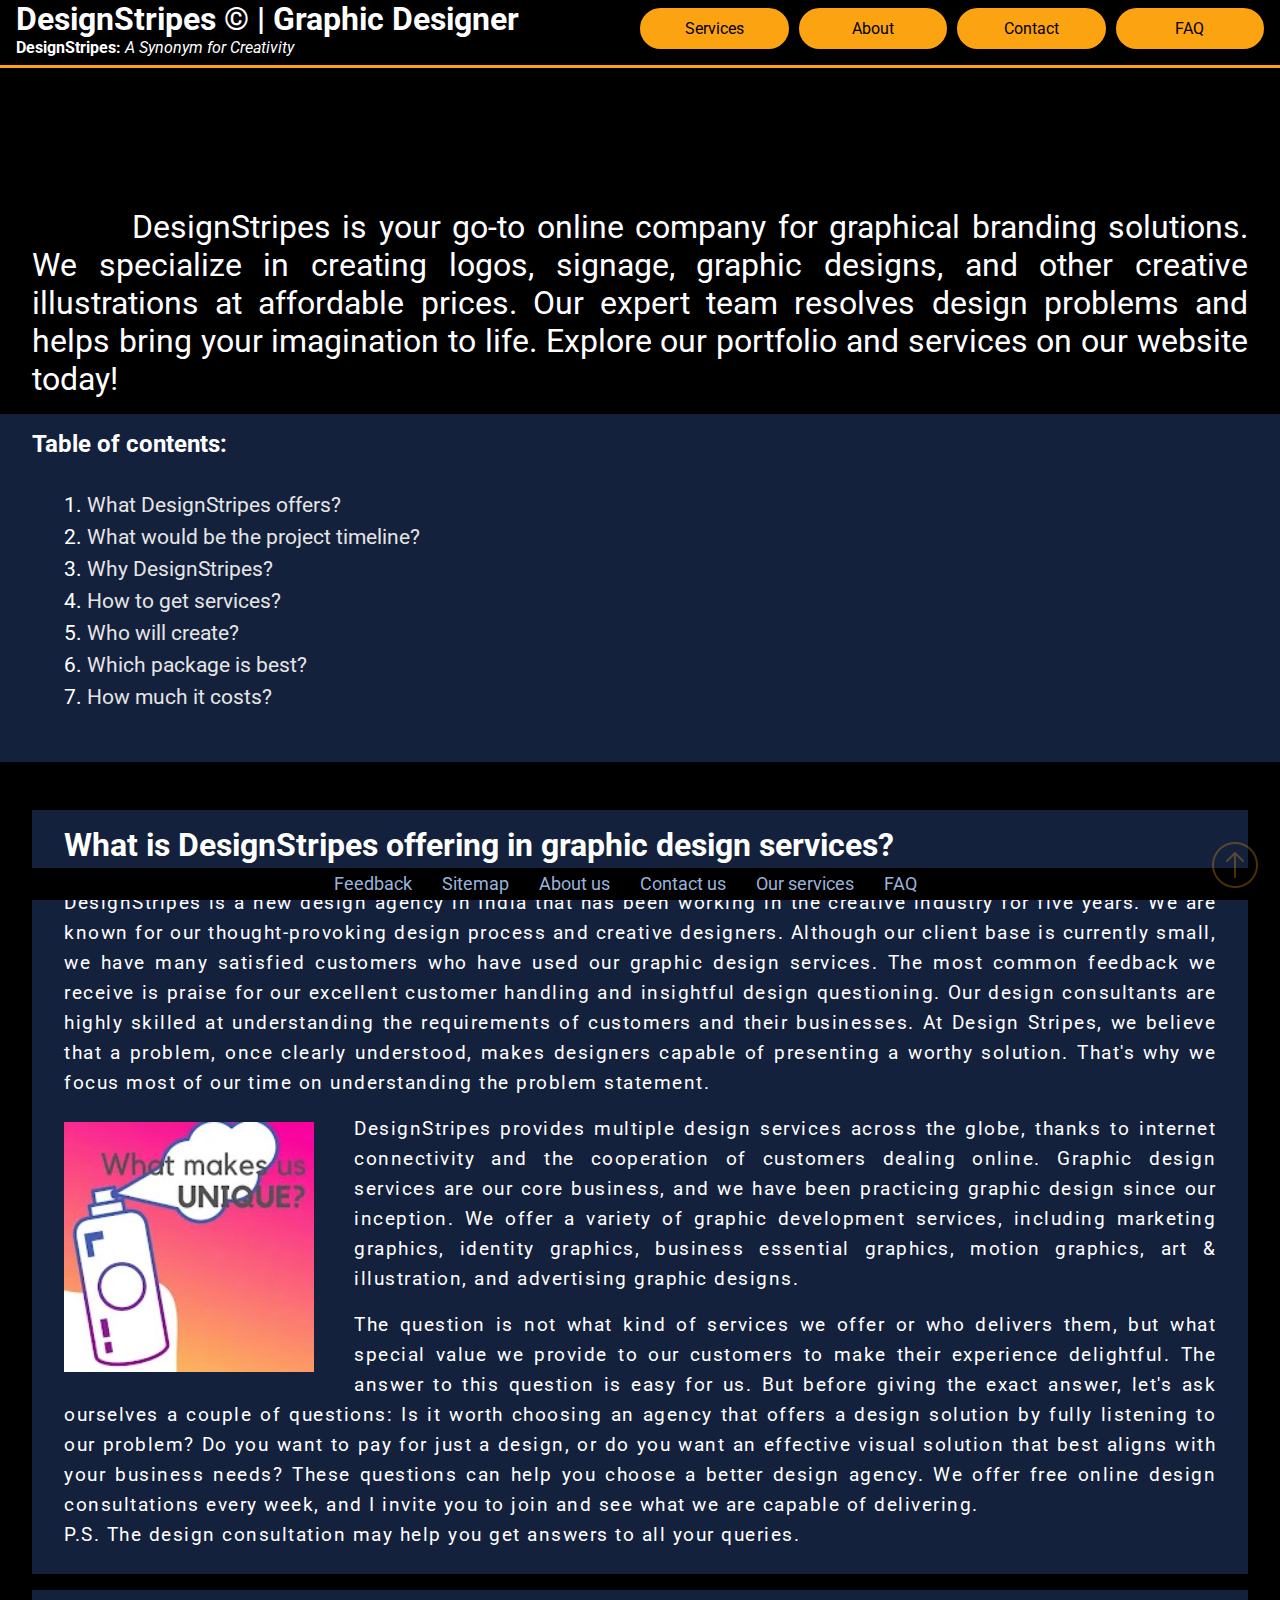
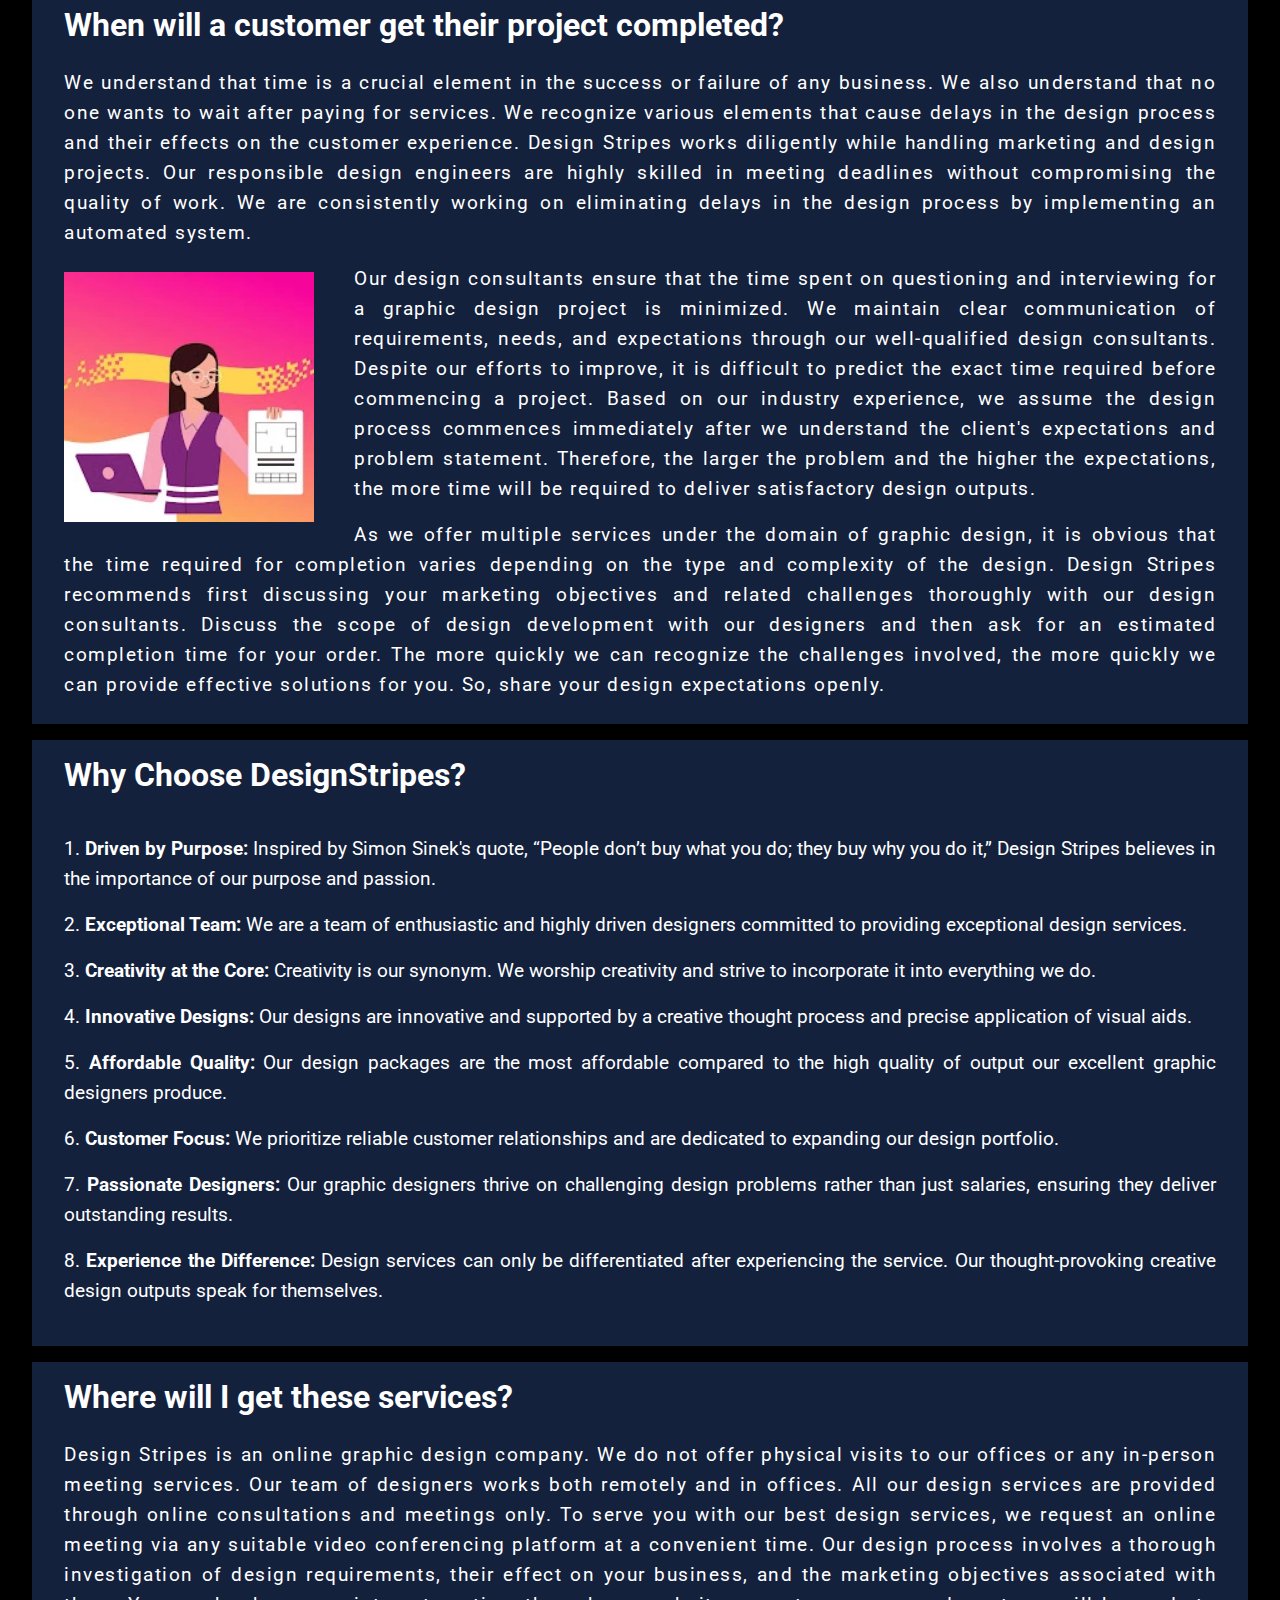
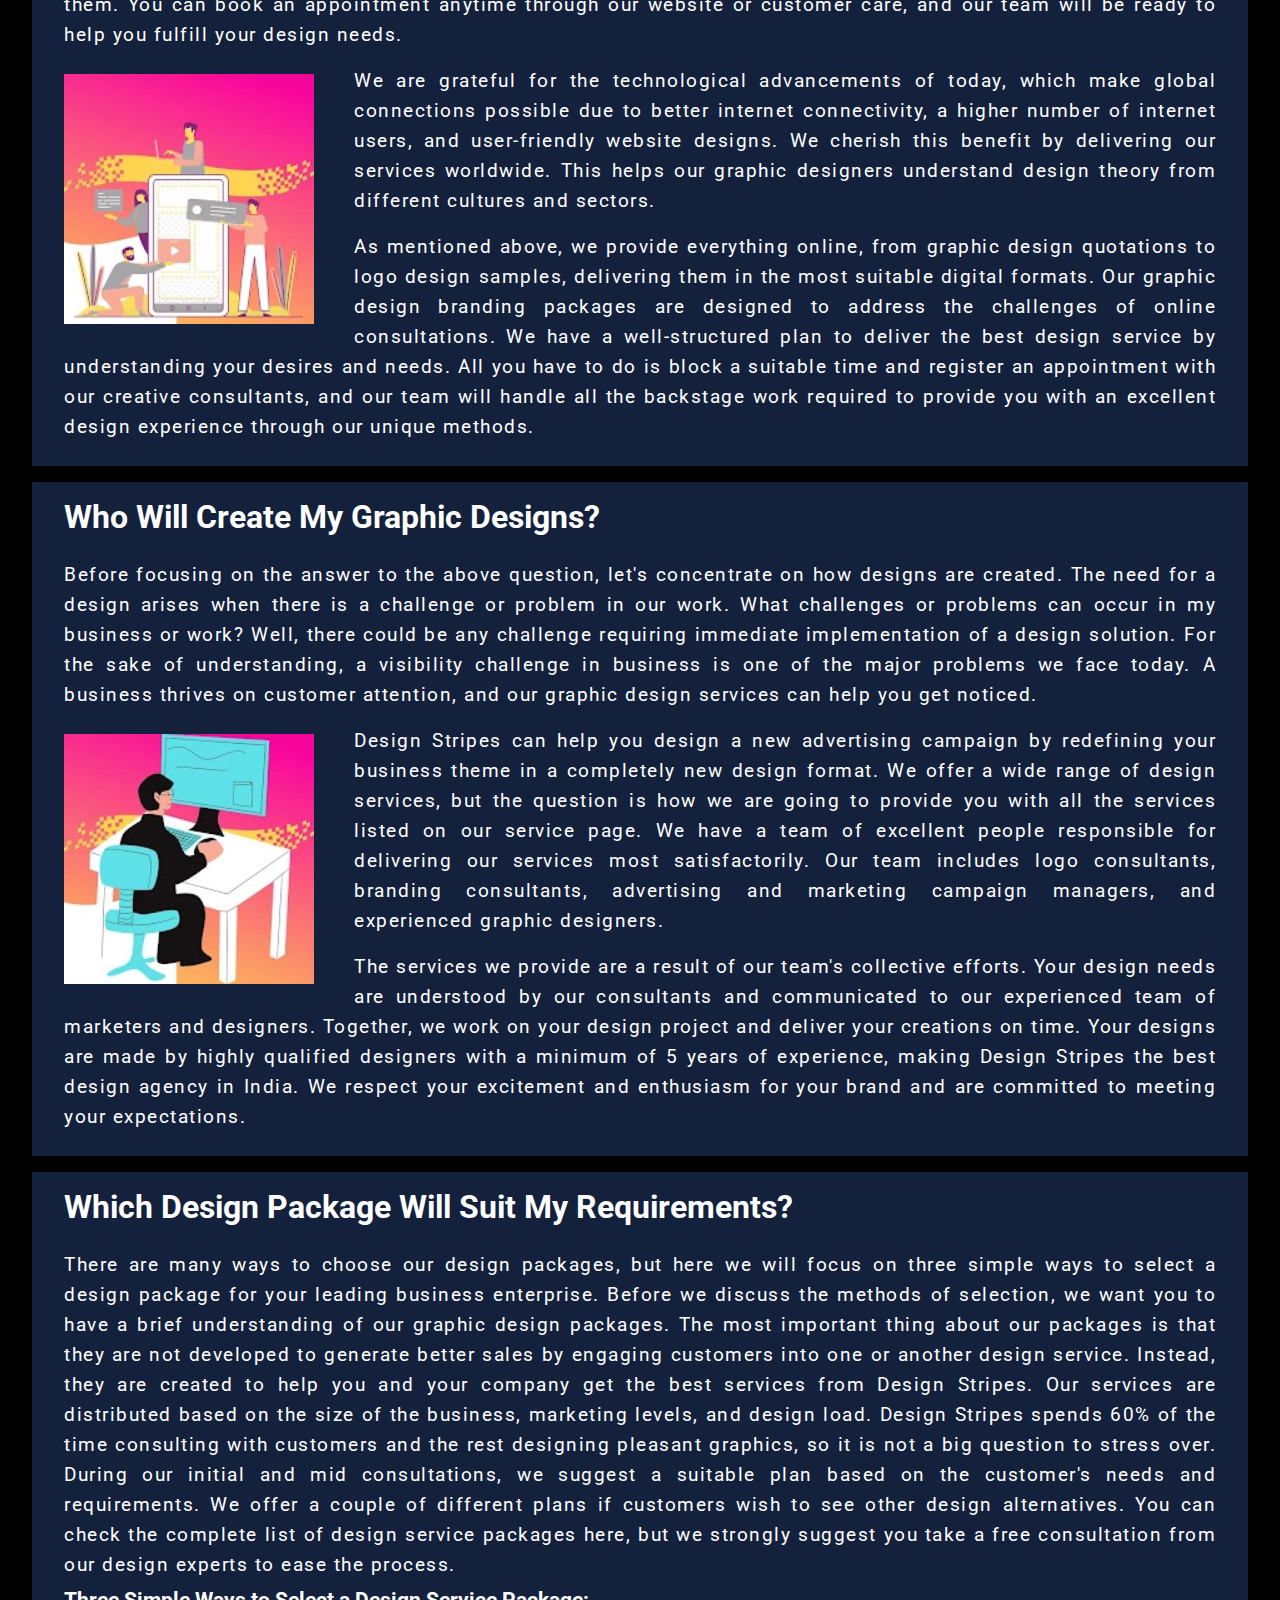
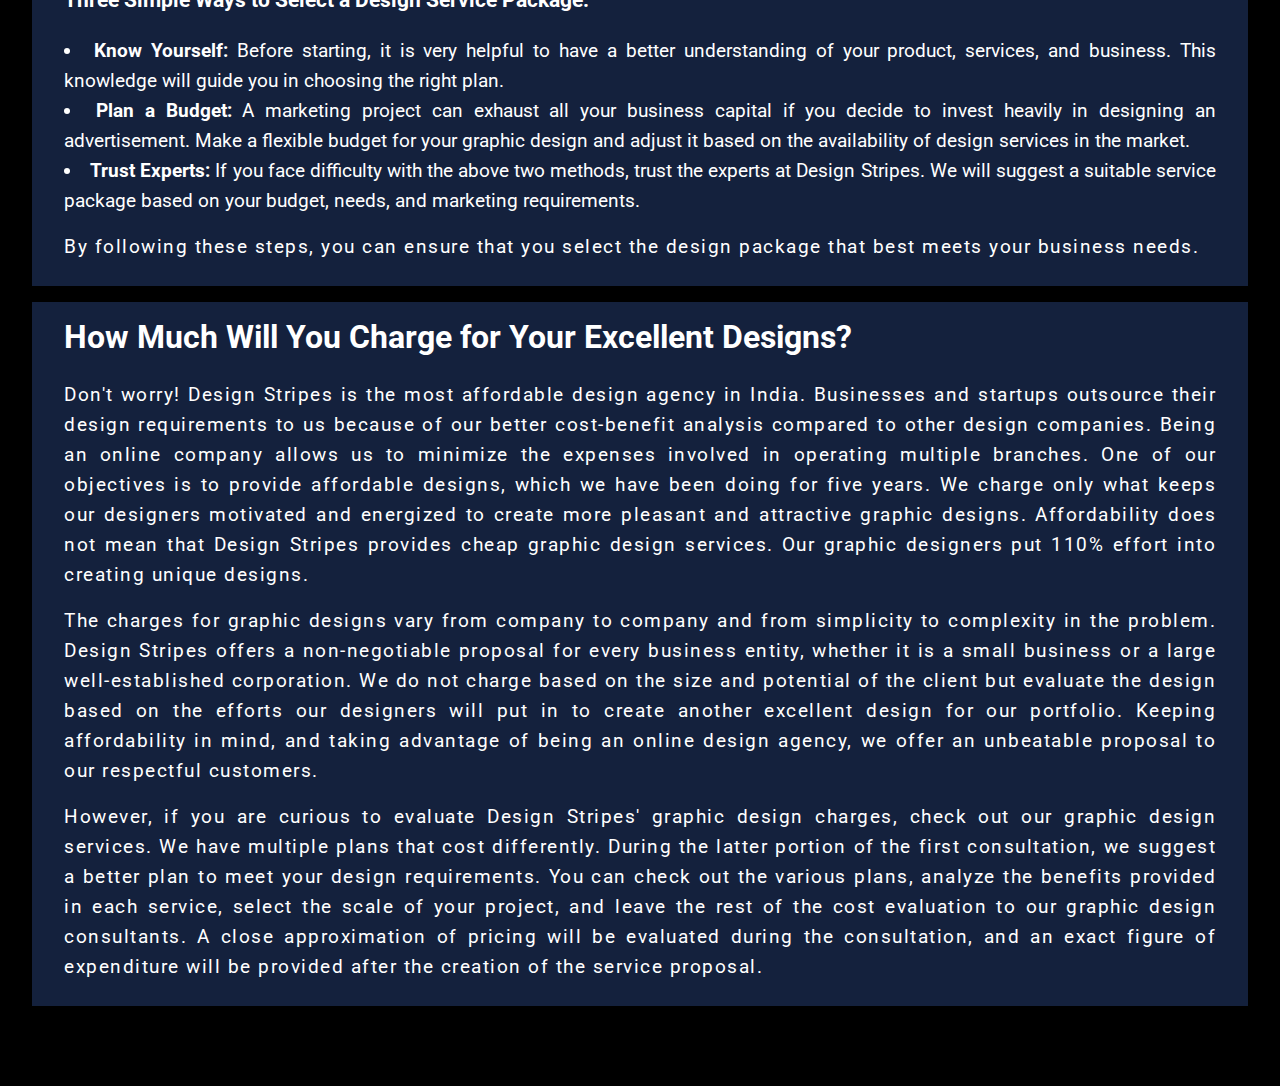
<file: index.html>
<!DOCTYPE html>
<html lang="en-US">
  <head>
    <title>DesignStripes</title>
    <meta charset="UTF-8" />
    <meta name="viewport" content="width=device-width, initial-scale=1.0" />
    <meta
      name="keywords"
      content="DesignStripes, Design Stripes, graphic designer, brand logo, website logo, logo design"
    />
    <meta name="author" content="DesignStripes" />
    <meta
      name="description"
      content="DesignStripes is your go-to online
    company for graphical branding solutions. We specialize in creating logos,
    signage, graphic designs, and other creative illustrations at affordable
    prices. Our expert team resolves design problems and helps bring your
    imagination to life. Explore our portfolio and services on our website
    today!"
    />

    <!-- FAVICON LINKS -->
    <link
      rel="icon"
      type="image/png"
      href="/Favicons/favicon-96x96.png"
      sizes="96x96"
    />
    <link rel="icon" type="image/svg+xml" href="/Favicons/favicon.svg" />
    <link rel="shortcut icon" href="/Favicons/favicon.ico" />
    <link
      rel="apple-touch-icon"
      sizes="180x180"
      href="/Favicons/apple-touch-icon.png"
    />
    <meta name="apple-mobile-web-app-title" content="DesignStripes" />
    <link rel="manifest" href="/Favicons/site.webmanifest" />
    <!-- STYLESHEET -->
    <link rel="stylesheet" href="css/main.css" />
  </head>
  <body>
    <header class="header">
      <div class="header__topBar">
        <h1 class="header__title">
          <span class="nowrap">DesignStripes &copy;</span> | Graphic Designer
        </h1>
        <p class="header__slogan">
          <strong>DesignStripes:</strong>
          <em><span class="nowrap">A Synonym for Creativity</span></em>
        </p>
        <nav class="btnContainer">
          <h2 class="btnContainer__title">Menu bar:</h2>
          <button
            class="btn btn--stretch"
            onclick="window.location.href='services.html';"
          >
            Services
          </button>
          <button
            class="btn btn--stretch"
            onclick="window.location.href='about.html' "
          >
            About
          </button>
          <button
            class="btn btn--stretch"
            onclick="window.location.href='contact.html' "
          >
            Contact
          </button>

          <button
            class="btn btn--stretch"
            onclick="window.location.href='faq.html' "
          >
            FAQ
          </button>
        </nav>
      </div>
      <p class="header__description">
        DesignStripes is your go-to online company for graphical branding
        solutions. We specialize in creating logos, signage, graphic designs,
        and other creative illustrations at affordable prices. Our expert team
        resolves design problems and helps bring your imagination to life.
        Explore our portfolio and services on our website today!
      </p>

      <!-- TABLE OF CONTENT -->
      <nav class="toc">
        <h2 class="toc__title">Table of contents:</h2>
        <ol class="toc__list">
          <li>
            <a
              class="toc__anchor text-large line-30 text-justify"
              href="#ds_offerings"
            >
              What DesignStripes offers?</a
            >
          </li>
          <li>
            <a
              class="toc__anchor text-large line-30 text-justify"
              href="#timeline"
              >What would be the project timeline?</a
            >
          </li>
          <li>
            <a
              class="toc__anchor text-large line-30 text-justify"
              href="#why_us"
              >Why DesignStripes?</a
            >
          </li>
          <li>
            <a
              class="toc__anchor text-large line-30 text-justify"
              href="#get_services"
              >How to get services?</a
            >
          </li>
          <li>
            <a
              class="toc__anchor text-large line-30 text-justify"
              href="#design_process"
              >Who will create?</a
            >
          </li>
          <li>
            <a
              class="toc__anchor text-large line-30 text-justify"
              href="#pack_selection"
              >Which package is best?</a
            >
          </li>
          <li>
            <a
              class="toc__anchor text-large line-30 text-justify"
              href="#charges"
              >How much it costs?</a
            >
          </li>
        </ol>
      </nav>
    </header>
    <main>
      <article class="homepageArticle" id="graphicdesigningservices">
        <h2 class="homepageArticle__title">Graphic Designing Service</h2>
        <section id="ds_offerings" class="section">
          <h3 class="section__title">
            What is DesignStripes offering in graphic design services?
          </h3>
          <p class="section__para">
            DesignStripes is a new design agency in India that has been working
            in the creative industry for five years. We are known for our
            thought-provoking design process and creative designers. Although
            our client base is currently small, we have many satisfied customers
            who have used our graphic design services. The most common feedback
            we receive is praise for our excellent customer handling and
            insightful design questioning. Our design consultants are highly
            skilled at understanding the requirements of customers and their
            businesses. At Design Stripes, we believe that a problem, once
            clearly understood, makes designers capable of presenting a worthy
            solution. That's why we focus most of our time on understanding the
            problem statement.
          </p>
          <figure class="section__figure">
            <img
              class="section__img"
              src="Images/Why-choose-design-stripes.webp"
              alt="Why choose DesignStripes"
              title="DesignStripes"
              width="200"
              height="200"
              loading="lazy"
            />
          </figure>
          <p class="section__para">
            DesignStripes provides multiple design services across the globe,
            thanks to internet connectivity and the cooperation of customers
            dealing online. Graphic design services are our core business, and
            we have been practicing graphic design since our inception. We offer
            a variety of graphic development services, including marketing
            graphics, identity graphics, business essential graphics, motion
            graphics, art & illustration, and advertising graphic designs.
          </p>
          <p class="section__para">
            The question is not what kind of services we offer or who delivers
            them, but what special value we provide to our customers to make
            their experience delightful. The answer to this question is easy for
            us. But before giving the exact answer, let's ask ourselves a couple
            of questions: Is it worth choosing an agency that offers a design
            solution by fully listening to our problem? Do you want to pay for
            just a design, or do you want an effective visual solution that best
            aligns with your business needs? These questions can help you choose
            a better design agency. We offer free online design consultations
            every week, and I invite you to join and see what we are capable of
            delivering. <br />P.S. The design consultation may help you get
            answers to all your queries.
          </p>
        </section>
        <section id="timeline" class="section">
          <h3 class="section__title">
            When will a customer get their project completed?
          </h3>
          <p class="section__para">
            We understand that time is a crucial element in the success or
            failure of any business. We also understand that no one wants to
            wait after paying for services. We recognize various elements that
            cause delays in the design process and their effects on the customer
            experience. Design Stripes works diligently while handling marketing
            and design projects. Our responsible design engineers are highly
            skilled in meeting deadlines without compromising the quality of
            work. We are consistently working on eliminating delays in the
            design process by implementing an automated system.
          </p>
          <figure class="section__figure">
            <img
              class="section__img"
              src="Images/Completion-of-design-project.webp"
              alt="Completion of DesignStripes project"
              title="Our experts"
              loading="lazy"
              width="200"
            />
          </figure>
          <p class="section__para">
            Our design consultants ensure that the time spent on questioning and
            interviewing for a graphic design project is minimized. We maintain
            clear communication of requirements, needs, and expectations through
            our well-qualified design consultants. Despite our efforts to
            improve, it is difficult to predict the exact time required before
            commencing a project. Based on our industry experience, we assume
            the design process commences immediately after we understand the
            client's expectations and problem statement. Therefore, the larger
            the problem and the higher the expectations, the more time will be
            required to deliver satisfactory design outputs.
          </p>
          <p class="section__para">
            As we offer multiple services under the domain of graphic design, it
            is obvious that the time required for completion varies depending on
            the type and complexity of the design. Design Stripes recommends
            first discussing your marketing objectives and related challenges
            thoroughly with our design consultants. Discuss the scope of design
            development with our designers and then ask for an estimated
            completion time for your order. The more quickly we can recognize
            the challenges involved, the more quickly we can provide effective
            solutions for you. So, share your design expectations openly.
          </p>
        </section>
        <section id="why_us" class="section">
          <h3 class="section__title">Why Choose DesignStripes?</h3>
          <ol class="section__list">
            <li>
              <strong>Driven by Purpose:</strong> Inspired by Simon Sinek's
              quote, “People don’t buy what you do; they buy why you do it,”
              Design Stripes believes in the importance of our purpose and
              passion.
            </li>
            <li>
              <strong>Exceptional Team:</strong> We are a team of enthusiastic
              and highly driven designers committed to providing exceptional
              design services.
            </li>
            <li>
              <strong>Creativity at the Core:</strong> Creativity is our
              synonym. We worship creativity and strive to incorporate it into
              everything we do.
            </li>
            <li>
              <strong>Innovative Designs:</strong> Our designs are innovative
              and supported by a creative thought process and precise
              application of visual aids.
            </li>
            <li>
              <strong>Affordable Quality:</strong> Our design packages are the
              most affordable compared to the high quality of output our
              excellent graphic designers produce.
            </li>
            <li>
              <strong>Customer Focus:</strong> We prioritize reliable customer
              relationships and are dedicated to expanding our design portfolio.
            </li>
            <li>
              <strong>Passionate Designers:</strong> Our graphic designers
              thrive on challenging design problems rather than just salaries,
              ensuring they deliver outstanding results.
            </li>
            <li>
              <strong>Experience the Difference:</strong> Design services can
              only be differentiated after experiencing the service. Our
              thought-provoking creative design outputs speak for themselves.
            </li>
          </ol>
        </section>
        <section id="get_services" class="section">
          <h3 class="section__title">Where will I get these services?</h3>
          <p class="section__para">
            Design Stripes is an online graphic design company. We do not offer
            physical visits to our offices or any in-person meeting services.
            Our team of designers works both remotely and in offices. All our
            design services are provided through online consultations and
            meetings only. To serve you with our best design services, we
            request an online meeting via any suitable video conferencing
            platform at a convenient time. Our design process involves a
            thorough investigation of design requirements, their effect on your
            business, and the marketing objectives associated with them. You can
            book an appointment anytime through our website or customer care,
            and our team will be ready to help you fulfill your design needs.
          </p>

          <figure class="section__figure">
            <img
              class="section__img"
              src="Images/Designing-services.webp"
              alt="Designing services"
              title="Services"
              width="200"
              loading="lazy"
            />
          </figure>
          <p class="section__para">
            We are grateful for the technological advancements of today, which
            make global connections possible due to better internet
            connectivity, a higher number of internet users, and user-friendly
            website designs. We cherish this benefit by delivering our services
            worldwide. This helps our graphic designers understand design theory
            from different cultures and sectors.
          </p>
          <p class="section__para">
            As mentioned above, we provide everything online, from graphic
            design quotations to logo design samples, delivering them in the
            most suitable digital formats. Our graphic design branding packages
            are designed to address the challenges of online consultations. We
            have a well-structured plan to deliver the best design service by
            understanding your desires and needs. All you have to do is block a
            suitable time and register an appointment with our creative
            consultants, and our team will handle all the backstage work
            required to provide you with an excellent design experience through
            our unique methods.
          </p>
        </section>
        <section id="design_process" class="section">
          <h3 class="section__title">Who Will Create My Graphic Designs?</h3>
          <p class="section__para">
            Before focusing on the answer to the above question, let's
            concentrate on how designs are created. The need for a design arises
            when there is a challenge or problem in our work. What challenges or
            problems can occur in my business or work? Well, there could be any
            challenge requiring immediate implementation of a design solution.
            For the sake of understanding, a visibility challenge in business is
            one of the major problems we face today. A business thrives on
            customer attention, and our graphic design services can help you get
            noticed.
          </p>
          <figure class="section__figure">
            <img
              class="section__img"
              src="Images/Graphic-designer.webp"
              alt="Graphic designer"
              title="Designer"
              loading="lazy"
              width="200"
            />
          </figure>
          <p class="section__para">
            Design Stripes can help you design a new advertising campaign by
            redefining your business theme in a completely new design format. We
            offer a wide range of design services, but the question is how we
            are going to provide you with all the services listed on our service
            page. We have a team of excellent people responsible for delivering
            our services most satisfactorily. Our team includes logo
            consultants, branding consultants, advertising and marketing
            campaign managers, and experienced graphic designers.
          </p>
          <p class="section__para">
            The services we provide are a result of our team's collective
            efforts. Your design needs are understood by our consultants and
            communicated to our experienced team of marketers and designers.
            Together, we work on your design project and deliver your creations
            on time. Your designs are made by highly qualified designers with a
            minimum of 5 years of experience, making Design Stripes the best
            design agency in India. We respect your excitement and enthusiasm
            for your brand and are committed to meeting your expectations.
          </p>
        </section>
        <section id="pack_selection" class="section">
          <h3 class="section__title">
            Which Design Package Will Suit My Requirements?
          </h3>
          <p class="section__para">
            There are many ways to choose our design packages, but here we will
            focus on three simple ways to select a design package for your
            leading business enterprise. Before we discuss the methods of
            selection, we want you to have a brief understanding of our graphic
            design packages. The most important thing about our packages is that
            they are not developed to generate better sales by engaging
            customers into one or another design service. Instead, they are
            created to help you and your company get the best services from
            Design Stripes. Our services are distributed based on the size of
            the business, marketing levels, and design load. Design Stripes
            spends 60% of the time consulting with customers and the rest
            designing pleasant graphics, so it is not a big question to stress
            over. During our initial and mid consultations, we suggest a
            suitable plan based on the customer's needs and requirements. We
            offer a couple of different plans if customers wish to see other
            design alternatives. You can check the complete list of design
            service packages here, but we strongly suggest you take a free
            consultation from our design experts to ease the process.
          </p>

          <h4 class="subSection__title">
            Three Simple Ways to Select a Design Service Package:
          </h4>
          <ul class="section__list--lineHeight">
            <li>
              <strong>Know Yourself:</strong> Before starting, it is very
              helpful to have a better understanding of your product, services,
              and business. This knowledge will guide you in choosing the right
              plan.
            </li>
            <li>
              <strong>Plan a Budget:</strong> A marketing project can exhaust
              all your business capital if you decide to invest heavily in
              designing an advertisement. Make a flexible budget for your
              graphic design and adjust it based on the availability of design
              services in the market.
            </li>
            <li>
              <strong>Trust Experts:</strong> If you face difficulty with the
              above two methods, trust the experts at Design Stripes. We will
              suggest a suitable service package based on your budget, needs,
              and marketing requirements.
            </li>
          </ul>
          <p class="section__para">
            By following these steps, you can ensure that you select the design
            package that best meets your business needs.
          </p>
        </section>
        <section id="charges" class="section">
          <h3 class="section__title">
            How Much Will You Charge for Your Excellent Designs?
          </h3>
          <p class="section__para">
            Don't worry! Design Stripes is the most affordable design agency in
            India. Businesses and startups outsource their design requirements
            to us because of our better cost-benefit analysis compared to other
            design companies. Being an online company allows us to minimize the
            expenses involved in operating multiple branches. One of our
            objectives is to provide affordable designs, which we have been
            doing for five years. We charge only what keeps our designers
            motivated and energized to create more pleasant and attractive
            graphic designs. Affordability does not mean that Design Stripes
            provides cheap graphic design services. Our graphic designers put
            110% effort into creating unique designs.
          </p>
          <p class="section__para">
            The charges for graphic designs vary from company to company and
            from simplicity to complexity in the problem. Design Stripes offers
            a non-negotiable proposal for every business entity, whether it is a
            small business or a large well-established corporation. We do not
            charge based on the size and potential of the client but evaluate
            the design based on the efforts our designers will put in to create
            another excellent design for our portfolio. Keeping affordability in
            mind, and taking advantage of being an online design agency, we
            offer an unbeatable proposal to our respectful customers.
          </p>
          <p class="section__para">
            However, if you are curious to evaluate Design Stripes' graphic
            design charges, check out our graphic design services. We have
            multiple plans that cost differently. During the latter portion of
            the first consultation, we suggest a better plan to meet your design
            requirements. You can check out the various plans, analyze the
            benefits provided in each service, select the scale of your project,
            and leave the rest of the cost evaluation to our graphic design
            consultants. A close approximation of pricing will be evaluated
            during the consultation, and an exact figure of expenditure will be
            provided after the creation of the service proposal.
          </p>
        </section>
      </article>
    </main>
    <footer class="footer">
      <nav class="footer__nav">
        <a class="link" href="feedback.html" target="_blank">Feedback</a>
        <a class="link" href="sitemap.html">Sitemap</a>
        <a class="link" href="about.html">About us</a>
        <a class="link" href="contact.html">Contact us</a>
        <a class="link" href="services.html">Our services</a>
        <a class="link" href="faq.html">FAQ</a>
        <a href="#"
          ><img
            src="Images/Icons/scroll-up-icon.png"
            alt="Scroll up icon"
            loading="lazy"
            height="50"
            width="50"
            title="Scroll to top"
            class="footer__img"
        /></a>
      </nav>
    </footer>
  </body>
</html>
</file>
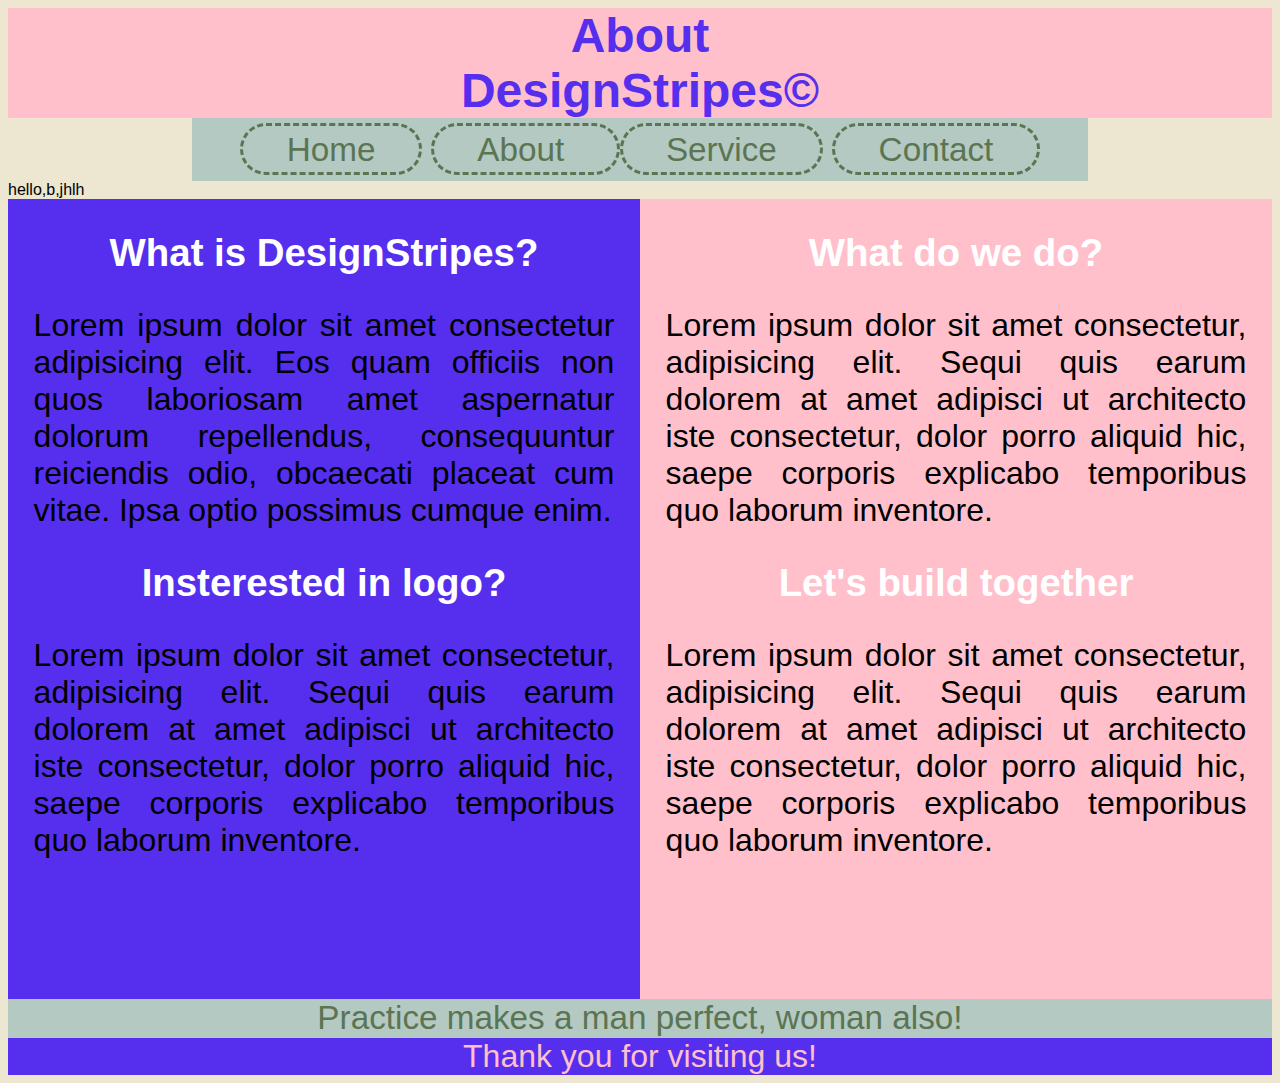
<file: about.html>
<!DOCTYPE html>
<html lang="en">
  <head>
    <title>DesignStripes: About us</title>
    <meta charset="UTF-8" />

    <meta name="author" content="DesignStripes" />
    <meta
      name="description"
      content="About us: DesignStripes is one of the leading graphic designing website."
    />
    <!-- FAVICON LINKS -->
    <link
      rel="icon"
      type="image/png"
      href="/Favicons/favicon-96x96.png"
      sizes="96x96"
    />
    <link rel="icon" type="image/svg+xml" href="/Favicons/favicon.svg" />
    <link rel="shortcut icon" href="/Favicons/favicon.ico" />
    <link
      rel="apple-touch-icon"
      sizes="180x180"
      href="/Favicons/apple-touch-icon.png"
    />
    <meta name="apple-mobile-web-app-title" content="DesignStripes" />
    <link rel="manifest" href="/Favicons/site.webmanifest" />
    <!-- STYLESHEET -->
    <link rel="stylesheet" href="css/about.css" />
  </head>

  <body>
    <header>
      <h1 class="heading1">About <br />DesignStripes&copy;</h1>
    </header>
    <main>
      <div class="navBar">
        <a href="index.html"><span class="border">Home</span></a>
        <a href="index.html"><span class="border">About </span></a>
        <a href="index.html"><span class="border">Service</span></a>
        <a href="index.html"><span class="border">Contact</span></a>
      </div>
      <div class="test">hello,b,jhlh</div>
      <section class="left">
        <h2 class="heading2">What is DesignStripes?</h2>
        <p>
          Lorem ipsum dolor sit amet consectetur adipisicing elit. Eos quam
          officiis non quos laboriosam amet aspernatur dolorum repellendus,
          consequuntur reiciendis odio, obcaecati placeat cum vitae. Ipsa optio
          possimus cumque enim.
        </p>
        <h2 class="heading2">Insterested in logo?</h2>
        <p>
          Lorem ipsum dolor sit amet consectetur, adipisicing elit. Sequi quis
          earum dolorem at amet adipisci ut architecto iste consectetur, dolor
          porro aliquid hic, saepe corporis explicabo temporibus quo laborum
          inventore.
        </p>
      </section>
      <section class="right">
        <h2 class="heading2">What do we do?</h2>
        <p>
          Lorem ipsum dolor sit amet consectetur, adipisicing elit. Sequi quis
          earum dolorem at amet adipisci ut architecto iste consectetur, dolor
          porro aliquid hic, saepe corporis explicabo temporibus quo laborum
          inventore.
        </p>
        <h2 class="heading2">Let's build together</h2>
        <p>
          Lorem ipsum dolor sit amet consectetur, adipisicing elit. Sequi quis
          earum dolorem at amet adipisci ut architecto iste consectetur, dolor
          porro aliquid hic, saepe corporis explicabo temporibus quo laborum
          inventore.
        </p>
      </section>

      <div class="footBar">Practice makes a man perfect, woman also!</div>
    </main>
    <footer>Thank you for visiting us!</footer>
  </body>
</html>
</file>
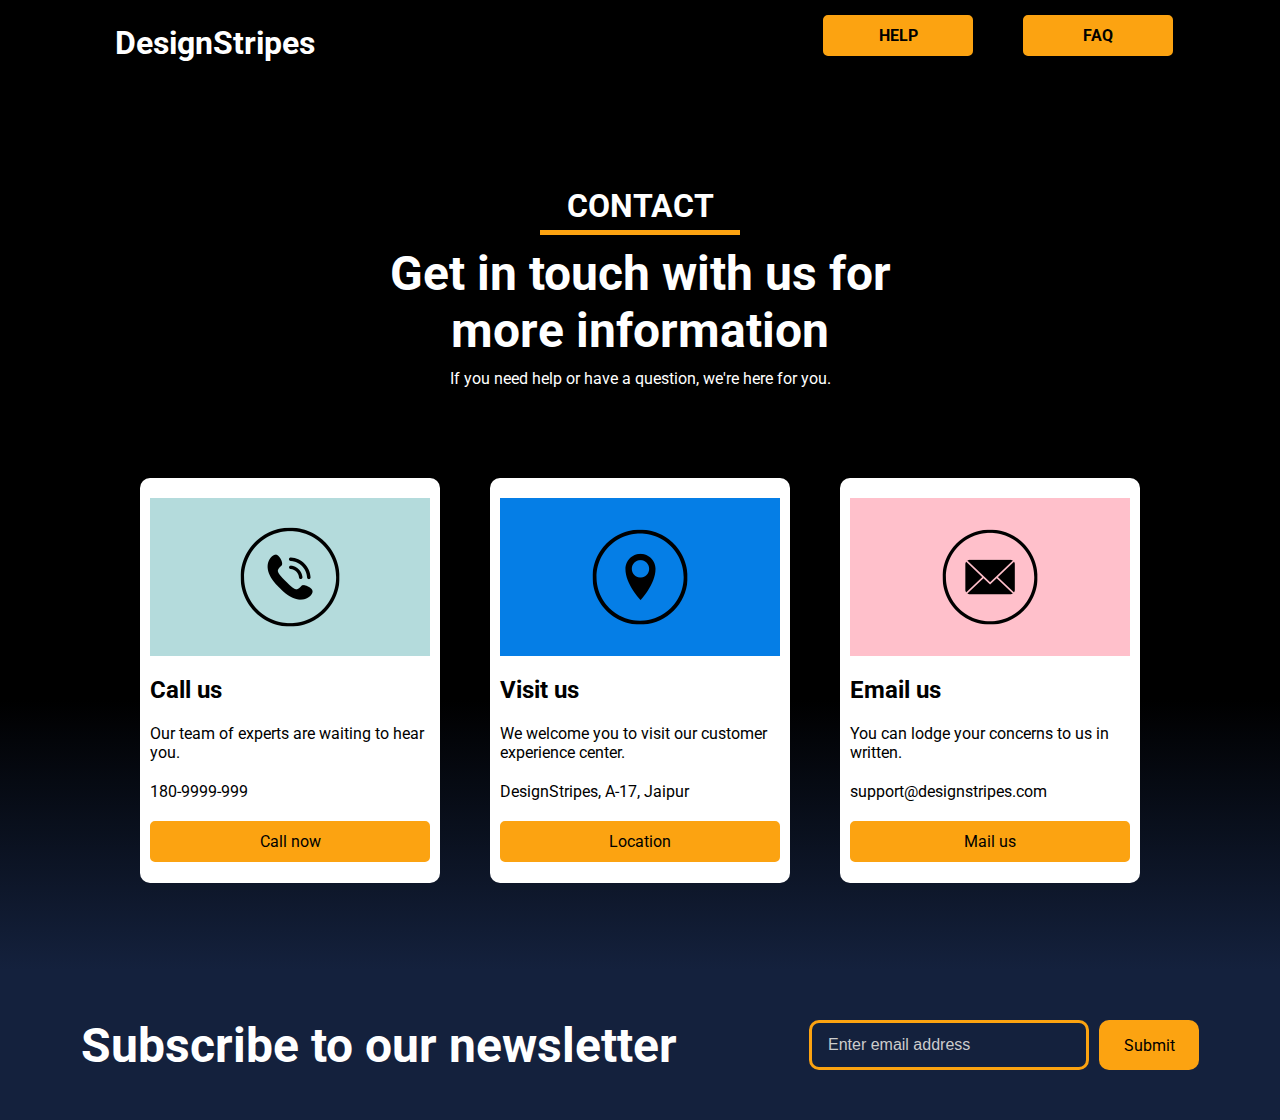
<file: contact.html>
<!DOCTYPE html>
<html lang="en-US">
  <head>
    <title>DesignStripes: Contact</title>
    <meta charset="UTF-8" />
    <meta name="viewport" content="width=device-width, initial-scale=1.0" />
    <meta
      name="keywords"
      content="DesignStripes, Design Stripes, graphic designer, brand logo, website logo, logo design"
    />
    <meta name="author" content="DesignStripes" />
    <meta
      name="description"
      content="DesignStripes is your go-to online
    company for graphical branding solutions. We specialize in creating logos,
    signage, graphic designs, and other creative illustrations at affordable
    prices. Our expert team resolves design problems and helps bring your
    imagination to life. Explore our portfolio and services on our website
    today!"
    />
    <!-- FAVICON LINKS -->
    <link
      rel="icon"
      type="image/png"
      href="/Favicons/favicon-96x96.png"
      sizes="96x96"
    />
    <link rel="icon" type="image/svg+xml" href="/Favicons/favicon.svg" />
    <link rel="shortcut icon" href="/Favicons/favicon.ico" />
    <link
      rel="apple-touch-icon"
      sizes="180x180"
      href="/Favicons/apple-touch-icon.png"
    />
    <meta name="apple-mobile-web-app-title" content="DesignStripes" />
    <link rel="manifest" href="/Favicons/site.webmanifest" />
    <!-- STYLESHEET -->
    <link rel="stylesheet" href="css/contact.css" />
  </head>
  <body>
    <header class="contactHeader">
      <h3 class="contactHeader__title">
        <a class="contactHeader__title--link" href="index.html"
          >DesignStripes</a
        >
      </h3>
      <nav class="contactHeader__nav">
        <button
          onclick="window.open('help.html', '_blank')"
          class="contactHeader__button"
        >
          HELP
        </button>
        <button
          onclick="window.open('faq.html', '_blank')"
          class="contactHeader__button"
        >
          FAQ
        </button>
      </nav>
    </header>
    <main class="mainContainer">
      <article class="contactArticle">
        <h1 class="contactArticle__title">Contact</h1>
        <p class="contactArticle__para">
          Get in touch with us for more information
        </p>
        <small class="contactArticle__smallPara"
          >If you need help or have a question, we're here for you.</small
        >
        <section class="cardContainer">
          <section class="card">
            <img
              src="Images/call.png"
              alt="Call image"
              height="158"
              width="280"
              title="Call us"
              class="card__img"
            />
            <h2 class="card__title">Call us</h2>
            <p class="card__para">
              Our team of experts are waiting to hear you.
            </p>
            <p class="card__para">180-9999-999</p>
            <button
              onclick="window.location.href='tel:1809999999'"
              class="card__button"
            >
              Call now
            </button>
          </section>
          <section class="card">
            <img
              src="Images/visit.png"
              alt="Visit our office"
              height="158"
              width="280"
              title="visit us"
              class="card__img"
            />
            <h2 class="card__title">Visit us</h2>
            <p class="card__para">
              We welcome you to visit our customer experience center.
            </p>
            <p class="card__para">DesignStripes, A-17, Jaipur</p>
            <button
              class="card__button"
              onclick="window.location.href='maps.google.com'"
            >
              Location
            </button>
          </section>
          <section class="card">
            <img
              src="Images/email.png"
              alt="email image"
              height="158"
              width="280"
              title="email us"
              class="card__img"
            />
            <h2 class="card__title">Email us</h2>
            <p class="card__para">
              You can lodge your concerns to us in written.
            </p>
            <p class="card__para">support@designstripes.com</p>
            <button
              class="card__button"
              onclick="window.location.href='mailto:support@designstripes.com'"
            >
              Mail us
            </button>
          </section>
        </section>
      </article>
      <article class="subscribeArticle">
        <h2 class="subscribeArticle__title">Subscribe to our newsletter</h2>
        <form
          action="https://httpbin.org/get"
          method="get"
          class="subscribeArticle__form"
        >
          <label for="email" class="subscribeArticle__label"
            >Enter your email for newsletter subscription</label
          >
          <input
            type="email"
            required
            autocomplete="on"
            class="subscribeArticle__input"
            placeholder="Enter email address"
          />
          <button class="subscribeArticle__button" type="submit">Submit</button>
        </form>
      </article>
    </main>
  </body>
</html>
</file>
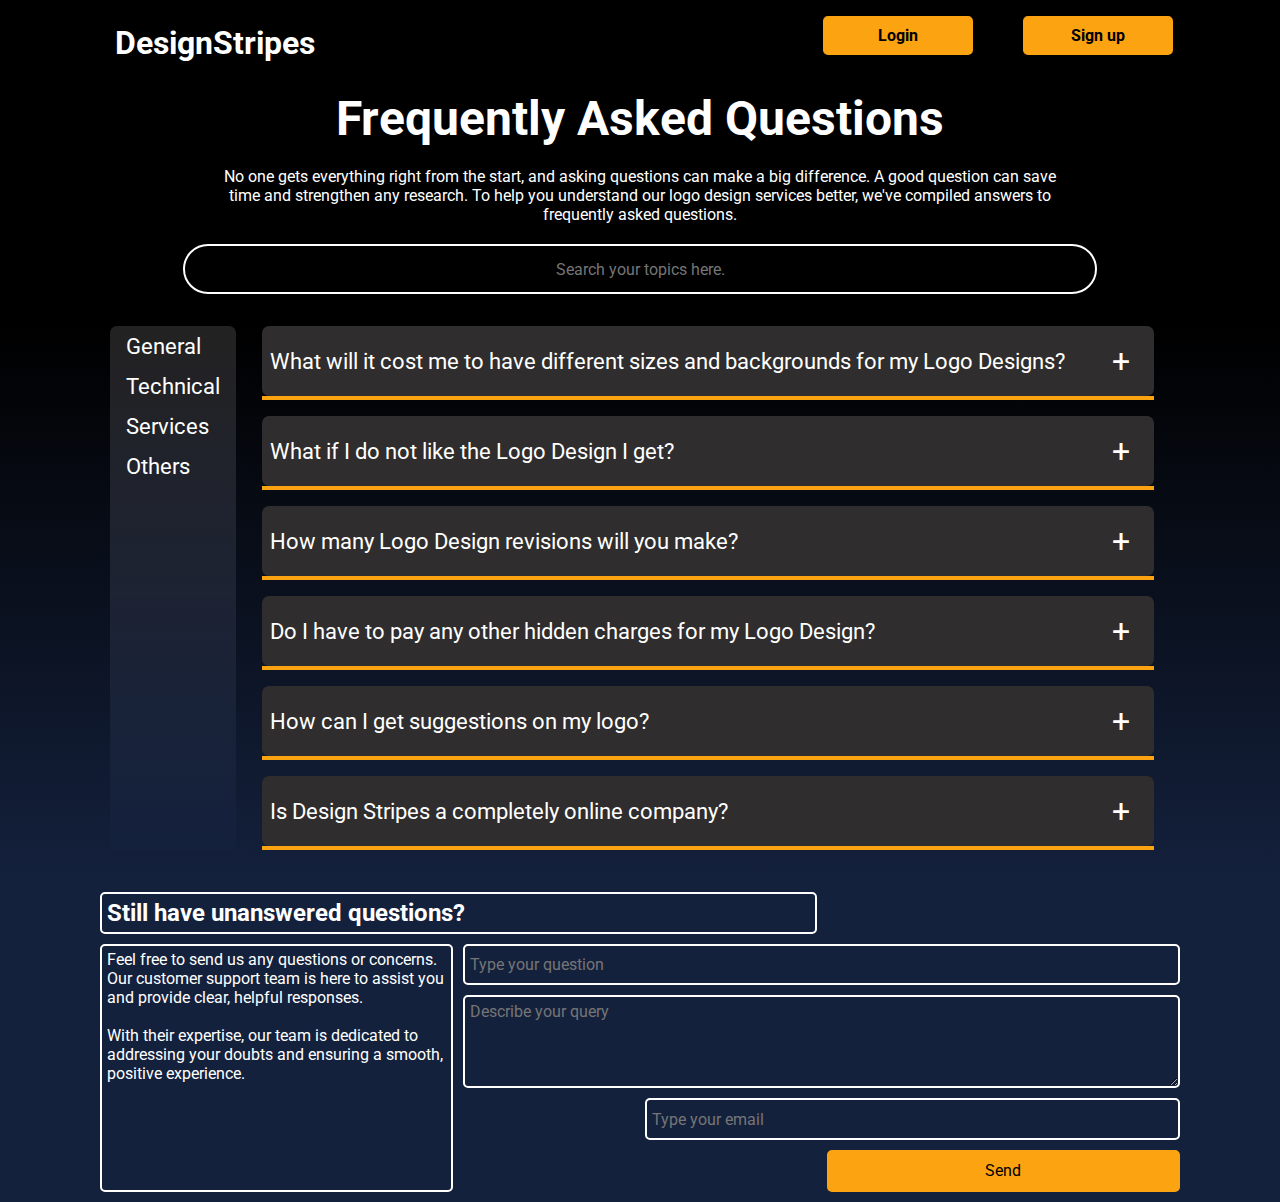
<file: faq.html>
<!DOCTYPE html>
<html lang="en-US">
  <head>
    <title>DesignStripes: FAQ</title>
    <meta charset="UTF-8" />
    <meta name="author" content="DesignStripes" />
    <meta
      name="description"
      content="Frequently Asked Questions (FAQ) on graphic designing services offered by DesignStripes."
    />
    <!-- FAVICON LINKS -->
    <link
      rel="icon"
      type="image/png"
      href="/Favicons/favicon-96x96.png"
      sizes="96x96"
    />
    <link rel="icon" type="image/svg+xml" href="/Favicons/favicon.svg" />
    <link rel="shortcut icon" href="/Favicons/favicon.ico" />
    <link
      rel="apple-touch-icon"
      sizes="180x180"
      href="/Favicons/apple-touch-icon.png"
    />
    <meta name="apple-mobile-web-app-title" content="DesignStripes" />
    <link rel="manifest" href="/Favicons/site.webmanifest" />
    <!-- STYLESHEET -->
    <link rel="stylesheet" href="css/faq.css" />
  </head>
  <body>
    <header class="faqHeader">
      <nav class="faqHeader__nav">
        <h2 class="faqHeader__navTitle">
          <a href="index.html" target="_blank">DesignStripes</a>
        </h2>
        <div class="nav__buttons">
          <button
            class="faqHeader__button"
            onclick="window.open('index.html', '_blank');"
          >
            Login</button
          ><button
            class="faqHeader__button"
            onclick="window.open('index.html', '_blank');"
          >
            Sign up
          </button>
        </div>
      </nav>
      <h1 class="faqHeader__title">Frequently Asked Questions</h1>
      <p class="faqHeader__para">
        No one gets everything right from the start, and asking questions can
        make a big difference. A good question can save time and strengthen any
        research. To help you understand our logo design services better, we've
        compiled answers to frequently asked questions.
      </p>
      <input
        class="faqHeader__search"
        type="search"
        name="searchquery"
        id="searchquery"
        placeholder="Search your topics here."
      />
    </header>
    <main class="faqMain">
      <aside class="faqAside">
        <ul class="faqAside__ul">
          <li><a href="">General</a></li>
          <li><a href="">Technical</a></li>
          <li><a href="">Services</a></li>
          <li><a href="">Others</a></li>
        </ul>
      </aside>
      <article class="faqArticle">
        <details class="faqArticle__details">
          <summary class="faqArticle__summary">
            What will it cost me to have different sizes and backgrounds for my
            Logo Designs?
          </summary>
          <p class="faqArticle__para">
            We understand that logos need to be versatile across different
            platforms and materials, so we provide various sizes of your logo
            for use on everything from business cards to large banners, all at
            no additional cost. Additionally, we include a version with a
            transparent background, allowing you to easily change background
            colors as you see fit. This way, your logo can adapt seamlessly to
            different settings, maintaining its quality and integrity.
          </p>
        </details>
        <details class="faqArticle__details">
          <summary class="faqArticle__summary">
            What if I do not like the Logo Design I get?
          </summary>
          <p class="faqArticle__para">
            Your satisfaction is our top priority, so if the initial logo design
            doesn't fully meet your expectations, there's no need to worry. We
            offer unlimited revisions, allowing us to continuously refine the
            design until it perfectly aligns with your vision. Throughout this
            process, your feedback is invaluable, as it helps us tailor each
            revision to better match your preferences, ultimately ensuring a
            final design that resonates with you and represents your brand
            effectively.
          </p>
        </details>
        <details class="faqArticle__details">
          <summary class="faqArticle__summary">
            How many Logo Design revisions will you make?
          </summary>
          <p class="faqArticle__para">
            The number of revisions we provide is based on the design package
            you select. We offer a range of packages with varying levels of
            revision options to suit different needs and budgets. For specific
            information on how many revisions are included in each package,
            please refer to the detailed pricing and package options on our
            website. This way, you can choose a plan that best accommodates your
            design preferences and ensures you get the logo that best represents
            your brand.
          </p>
        </details>
        <details class="faqArticle__details">
          <summary class="faqArticle__summary">
            Do I have to pay any other hidden charges for my Logo Design?
          </summary>
          <p class="faqArticle__para">
            No, there are no hidden charges involved. We believe in clear and
            transparent pricing, and we aim to build long-term relationships
            with our clients based on trust. Any additional services or
            modifications that might incur extra costs will always be
            communicated upfront before any additional work is done. This
            transparency ensures that you always know exactly what you’re paying
            for, with no surprises along the way.
          </p>
        </details>
        <details class="faqArticle__details">
          <summary class="faqArticle__summary">
            How can I get suggestions on my logo?
          </summary>
          <p class="faqArticle__para">
            Every logo we create is customized to reflect the unique character
            of your brand and to meet specific marketing and business
            objectives. If you're uncertain about the direction or style of your
            logo, we encourage you to explore our portfolio for inspiration.
            Additionally, our design experts are available for consultation to
            provide tailored suggestions, helping you shape a logo that
            effectively communicates your brand's identity and values.
          </p>
        </details>
        <details class="faqArticle__details">
          <summary class="faqArticle__summary">
            Is Design Stripes a completely online company?
          </summary>
          <p class="faqArticle__para">
            Yes, Design Stripes operates exclusively online, providing
            comprehensive graphic design and logo consultation services to
            clients worldwide. Our remote structure allows us to serve a global
            clientele, offering innovative design solutions to address a wide
            range of visual communication challenges. Through our online
            platform, we can efficiently collaborate with businesses of all
            sizes, helping them elevate their brand presence with creative,
            professional logo designs.
          </p>
        </details>
      </article>
    </main>
    <footer class="faqFooter">
      <h2 class="faqFooter__title">Still have unanswered questions?</h2>
      <p class="faqFooter__para">
        Feel free to send us any questions or concerns. Our customer support
        team is here to assist you and provide clear, helpful responses.
        <br /><br />
        With their expertise, our team is dedicated to addressing your doubts
        and ensuring a smooth, positive experience.
      </p>
      <label for="query" class="faqFooter__label">Type your question:</label>
      <input
        type="text"
        name="query"
        id="query"
        required
        class="faqFooter__query"
        placeholder="Type your question"
      />
      <label for="description" class="faqFooter__label"
        >Describe your query:</label
      >
      <textarea
        class="faqFooter__description"
        name="description"
        id="description"
        placeholder="Describe your query"
        cols="10"
        rows="2"
      ></textarea>
      <label for="email" class="faqFooter__label">Type your email:</label>
      <input
        type="email"
        name="email"
        id="email"
        required
        class="faqFooter__email"
        placeholder="Type your email"
      />
      <button type="submit" class="faqFooter__submit">Send</button>
    </footer>
  </body>
</html>
</file>
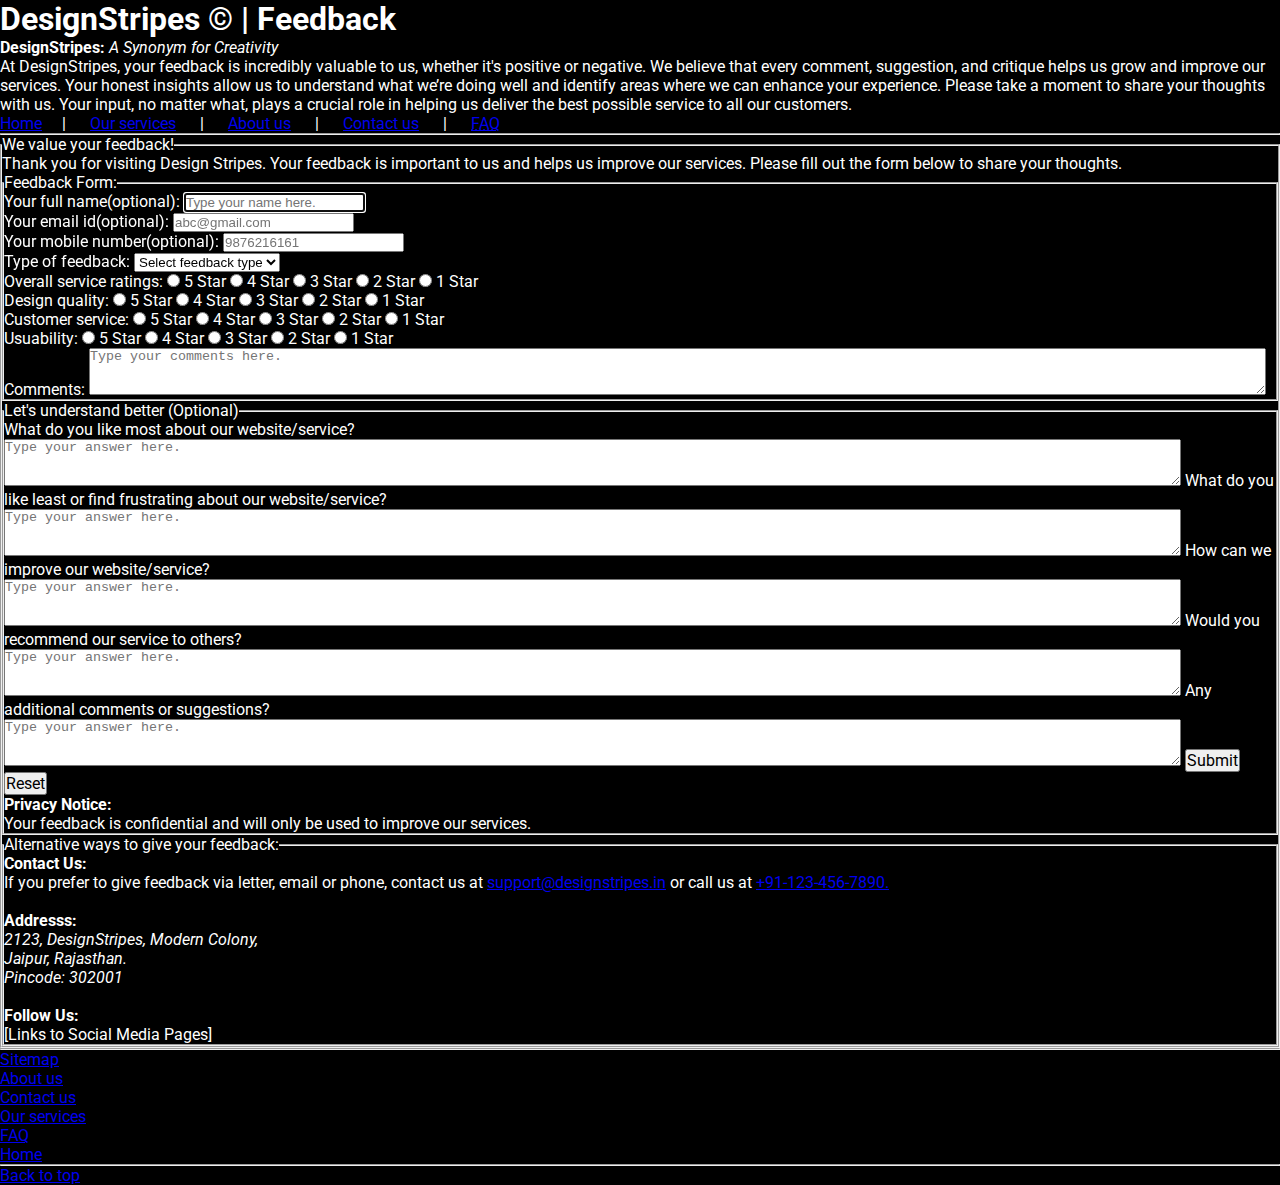
<file: feedback.html>
<!DOCTYPE html>
<html lang="en">
  <head>
    <title>DesignStripes: Feedback</title>
    <meta charset="UTF-8" />
    <meta name="author" content="DesignStripes" />
    <meta
      name="description"
      content="You are welcome to give us feedback on our services."
    />
    <!-- FAVICON LINKS -->
    <link
      rel="icon"
      type="image/png"
      href="/Favicons/favicon-96x96.png"
      sizes="96x96"
    />
    <link rel="icon" type="image/svg+xml" href="/Favicons/favicon.svg" />
    <link rel="shortcut icon" href="/Favicons/favicon.ico" />
    <link
      rel="apple-touch-icon"
      sizes="180x180"
      href="/Favicons/apple-touch-icon.png"
    />
    <meta name="apple-mobile-web-app-title" content="DesignStripes" />
    <link rel="manifest" href="/Favicons/site.webmanifest" />
    <!-- STYLESHEET -->
    <link rel="stylesheet" href="css/main.css" />
  </head>
  <body>
    <header>
      <h1>DesignStripes &copy; | Feedback</h1>
      <p><strong>DesignStripes:</strong> <em>A Synonym for Creativity</em></p>
      <p>
        At DesignStripes, your feedback is incredibly valuable to us, whether
        it's positive or negative. We believe that every comment, suggestion,
        and critique helps us grow and improve our services. Your honest
        insights allow us to understand what we’re doing well and identify areas
        where we can enhance your experience. Please take a moment to share your
        thoughts with us. Your input, no matter what, plays a crucial role in
        helping us deliver the best possible service to all our customers.
      </p>
      <div>
        <a href="index.html">Home</a
        >&nbsp;&nbsp;&nbsp;&nbsp;&nbsp;|&nbsp;&nbsp;&nbsp;&nbsp;&nbsp;
        <a href="services.html">Our services</a>
        &nbsp;&nbsp;&nbsp;&nbsp;&nbsp;|&nbsp;&nbsp;&nbsp;&nbsp;&nbsp;
        <a href="about.html">About us</a>&nbsp;&nbsp;&nbsp;&nbsp;&nbsp;
        |&nbsp;&nbsp;&nbsp;&nbsp;&nbsp;
        <a href="contact.html">Contact us</a>&nbsp;&nbsp;&nbsp;&nbsp;&nbsp;
        |&nbsp;&nbsp;&nbsp;&nbsp;&nbsp;
        <a href="faq.html"
          ><abbr title="Frequently Asked Question">FAQ</abbr></a
        >
      </div>
      <hr />
    </header>
    <main>
      <form action="https://httpbin.org/get" method="get">
        <fieldset>
          <legend>We value your feedback!</legend>
          <p>
            Thank you for visiting Design Stripes. Your feedback is important to
            us and helps us improve our services. Please fill out the form below
            to share your thoughts.
          </p>

          <fieldset>
            <legend>Feedback Form:</legend>
            <p>
              <label for="full_name">Your full name(optional): </label>
              <input
                type="text"
                name="full_name"
                id="full_name"
                autofocus
                autocomplete="on"
                placeholder="Type your name here."
              />
            </p>
            <p>
              <label for="email">Your email id(optional):</label>
              <input
                type="email"
                name="email"
                id="email"
                autocomplete="on"
                placeholder="abc@gmail.com"
              />
            </p>
            <p>
              <label for="mob_number">Your mobile number(optional):</label>
              <input
                type="tel"
                name="mob_number"
                id="mob_number"
                autocomplete="on"
                pattern="[0-9]{10}"
                placeholder="9876216161"
              />
            </p>
            <p>
              <label for="feedback_type">Type of feedback:</label>
              <select name="feedback_type" id="feedback_type">
                <option value="select_option" selected>
                  Select feedback type
                </option>
                <option value="general_feedback">General feedback</option>
                <option value="complaint">Complaint</option>
                <option value="suggestion">Suggestion</option>
                <option value="testimonial">Testimonial</option>
              </select>
            </p>
            <!-- SERVICE RATINGS -->
            <p>
              Overall service ratings:
              <input
                type="radio"
                name="overall_ratings"
                id="overall_ratings_star5"
                value="5"
              />
              <label for="overall_ratings_star5">5 Star</label>
              <input
                type="radio"
                name="overall_ratings"
                id="overall_ratings_star4"
                value="4"
              />
              <label for="overall_ratings_star4">4 Star</label>
              <input
                type="radio"
                name="overall_ratings"
                id="overall_ratings_star3"
                value="3"
              />
              <label for="overall_ratings_star3">3 Star</label>
              <input
                type="radio"
                name="overall_ratings"
                id="overall_ratings_star2"
                value="2"
              />
              <label for="overall_ratings_star2">2 Star</label>
              <input
                type="radio"
                name="overall_ratings"
                id="overall_ratings_star1"
                value="1"
              />
              <label for="overall_ratings_star1">1 Star</label>
            </p>
            <p>
              Design quality:
              <input
                type="radio"
                name="design_quality"
                id="design_quality_star5"
                value="5"
              />
              <label for="design_quality_star5">5 Star</label>
              <input
                type="radio"
                name="design_quality"
                id="design_quality_star4"
                value="4"
              />
              <label for="design_quality_star4">4 Star</label>
              <input
                type="radio"
                name="design_quality"
                id="design_quality_star3"
                value="3"
              />
              <label for="design_quality_star3">3 Star</label>
              <input
                type="radio"
                name="design_quality"
                id="design_quality_star2"
                value="2"
              />
              <label for="design_quality_star2">2 Star</label>
              <input
                type="radio"
                name="design_quality"
                id="design_quality_star1"
                value="1"
              />
              <label for="design_quality_star1">1 Star</label>
            </p>
            <p>
              Customer service:
              <input
                type="radio"
                name="customer_service"
                id="customer_servicestar5"
                value="5"
              />
              <label for="customer_servicestar5">5 Star</label>
              <input
                type="radio"
                name="customer_service"
                id="customer_servicestar4"
                value="4"
              />
              <label for="customer_servicestar4">4 Star</label>
              <input
                type="radio"
                name="customer_service"
                id="customer_servicestar3"
                value="3"
              />
              <label for="customer_servicestar3">3 Star</label>
              <input
                type="radio"
                name="customer_service"
                id="customer_servicestar2"
                value="2"
              />
              <label for="customer_servicestar2">2 Star</label>
              <input
                type="radio"
                name="customer_service"
                id="customer_servicestar1"
                value="1"
              />
              <label for="customer_servicestar1">1 Star</label>
            </p>
            <p>
              Usuability:
              <input
                type="radio"
                name="usuability_"
                id="usuability_star5"
                value="5"
              />
              <label for="usuability_star5">5 Star</label>
              <input
                type="radio"
                name="usuability_"
                id="usuability_star4"
                value="4"
              />
              <label for="usuability_star4">4 Star</label>
              <input
                type="radio"
                name="usuability_"
                id="usuability_star3"
                value="3"
              />
              <label for="usuability_star3">3 Star</label>
              <input
                type="radio"
                name="usuability_"
                id="usuability_star2"
                value="2"
              />
              <label for="usuability_star2">2 Star</label>
              <input
                type="radio"
                name="usuability_"
                id="usuability_star1"
                value="1"
              />
              <label for="usuability_star1">1 Star</label>
            </p>
            <!-- COMMENTS -->
            <p>
              <label for="comments">Comments:</label>
              <textarea
                name="comments"
                id="comments"
                rows="3"
                cols="145"
                placeholder="Type your comments here."
              ></textarea>
            </p>
          </fieldset>
          <!-- QUESTIONS AND ANSWERS -->
          <fieldset>
            <legend>Let's understand better (Optional)</legend>
            <label for="q1"
              >What do you like most about our website/service?</label
            ><br />
            <textarea
              name="What do you like most about our website or service?"
              id="q1"
              rows="3"
              cols="145"
              placeholder="Type your answer here."
            ></textarea>
            <label for="q2"
              >What do you like least or find frustrating about our
              website/service? </label
            ><br />
            <textarea
              name="What do you like least or find frustrating about our website or service?"
              id="q2"
              rows="3"
              cols="145"
              placeholder="Type your answer here."
            ></textarea>
            <label for="q3">How can we improve our website/service?</label
            ><br />
            <textarea
              name="How can we improve our website or service?"
              id="q3"
              rows="3"
              cols="145"
              placeholder="Type your answer here."
            ></textarea>
            <label for="q4">Would you recommend our service to others?</label
            ><br />
            <textarea
              name="Would you recommend our service to others?"
              id="q4"
              rows="3"
              cols="145"
              placeholder="Type your answer here."
            ></textarea>
            <label for="q5">Any additional comments or suggestions? </label
            ><br />
            <textarea
              name="Any additional comments or suggestions?"
              id="q5"
              rows="3"
              cols="145"
              placeholder="Type your answer here."
            ></textarea>
            <button type="submit">Submit</button>
            <button type="reset">Reset</button>
            <p>
              <strong> Privacy Notice:</strong> <br />
              Your feedback is confidential and will only be used to improve our
              services.
            </p>
          </fieldset>
          <!-- ALTERNATIVE WAYS FOR FEEDBACK -->
          <fieldset>
            <legend>Alternative ways to give your feedback:</legend>
            <p>
              <b>Contact Us:</b><br />
              If you prefer to give feedback via letter, email or phone, contact
              us at
              <a href="mailto:deal.designstripes@gmail.com"
                >support@designstripes.in</a
              >
              or call us at
              <a href="dialto:+91-123-456-7890">+91-123-456-7890.</a>
              <br /><br />
            </p>
            <strong>Addresss:</strong><br />
            <address>
              2123, DesignStripes, Modern Colony,<br />
              Jaipur, Rajasthan. <br />
              Pincode: 302001
            </address>
            <br />
            <strong>Follow Us:</strong><br />
            [Links to Social Media Pages]
          </fieldset>
        </fieldset>
      </form>
    </main>
    <footer>
      <hr />

      <a href="sitemap.html">Sitemap</a><br />
      <a href="about.html">About us</a><br />
      <a href="contact.html">Contact us</a><br />
      <a href="services.html">Our services</a><br />
      <a href="faq.html">FAQ</a><br />
      <a href="index.html">Home</a><br />

      <hr />
      <a href="#">Back to top</a>
    </footer>
  </body>
</html>
</file>
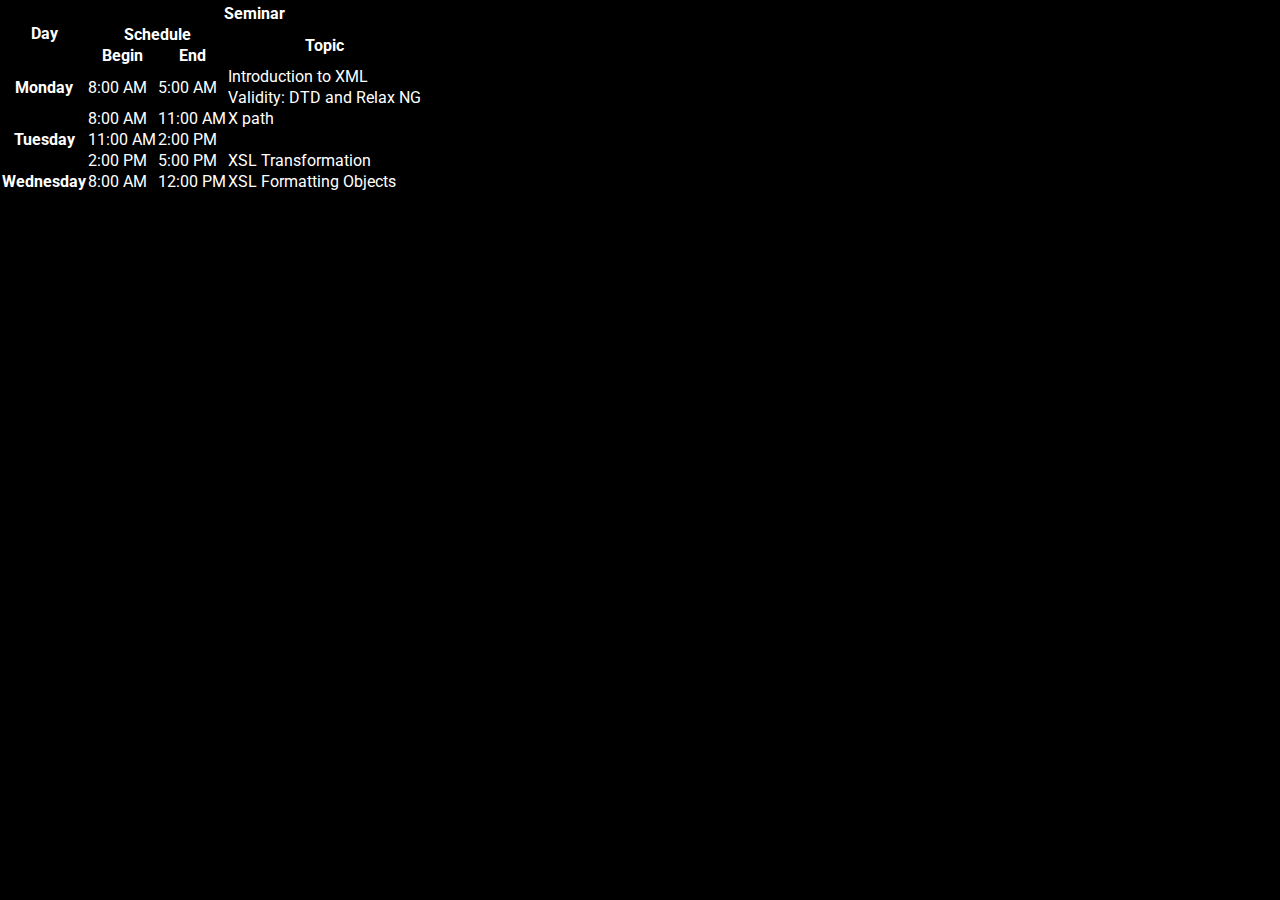
<file: seminar.html>
<!DOCTYPE html>
<html lang="en">
  <head>
    <title>DesignStripes: Seminar details</title>
    <meta charset="UTF-8" />
    <meta name="author" content="DesignStripes" />
    <meta name="description" content="DesignStripes' seminar details" />
    <meta name="viewport" content="width=device-width, initial-scale=1.0" />

    <!-- FAVICON LINKS -->
    <link
      rel="icon"
      type="image/png"
      href="/Favicons/favicon-96x96.png"
      sizes="96x96"
    />
    <link rel="icon" type="image/svg+xml" href="/Favicons/favicon.svg" />
    <link rel="shortcut icon" href="/Favicons/favicon.ico" />
    <link
      rel="apple-touch-icon"
      sizes="180x180"
      href="/Favicons/apple-touch-icon.png"
    />
    <meta name="apple-mobile-web-app-title" content="DesignStripes" />
    <link rel="manifest" href="/Favicons/site.webmanifest" />
    <!-- STYLESHEET -->
    <link rel="stylesheet" href="css/main.css" />
  </head>
  <body>
    <table class="seminartable">
      <thead>
        <tr>
          <th rowspan="4" scope="col">Day</th>
        </tr>
        <th colspan="3" scope="col">Seminar</th>
        <tr>
          <th colspan="2" scope="col">Schedule</th>
          <th rowspan="2" scope="col">Topic</th>
        </tr>
        <tr>
          <th scope="col">Begin</th>
          <th scope="col">End</th>
        </tr>
      </thead>
      <tbody>
        <tr>
          <th scope="row" rowspan="2">Monday</th>
          <td rowspan="2"><time datetime="8:00">8:00 AM</time></td>
          <td rowspan="2"><time datetime="17:00">5:00 AM</time></td>
          <td>Introduction to XML</td>
        </tr>
        <tr>
          <td>Validity: DTD and Relax NG</td>
        </tr>
        <tr>
          <th rowspan="3" scope="row">Tuesday</th>
          <td><time datetime="8:00">8:00 AM</time></td>
          <td><time datetime="11:00">11:00 AM</time></td>
          <td rowspan="1.5">X path</td>
        </tr>
        <td><time datetime="11:00">11:00 AM</time></td>
        <td><time datetime="14:00">2:00 PM</time></td>
        <tr>
          <td><time datetime="14:00">2:00 PM</time></td>
          <td><time datetime="17:00">5:00 PM</time></td>
          <td rowspan="1.5">XSL Transformation</td>
        </tr>
        <tr>
          <th scope="row">Wednesday</th>
          <td><time datetime="8:00">8:00 AM</time></td>
          <td><time datetime="12:00">12:00 PM</time></td>
          <td>XSL Formatting Objects</td>
        </tr>
      </tbody>
    </table>
    <br /><br /><br /><br /><br />
  </body>
</html>
</file>
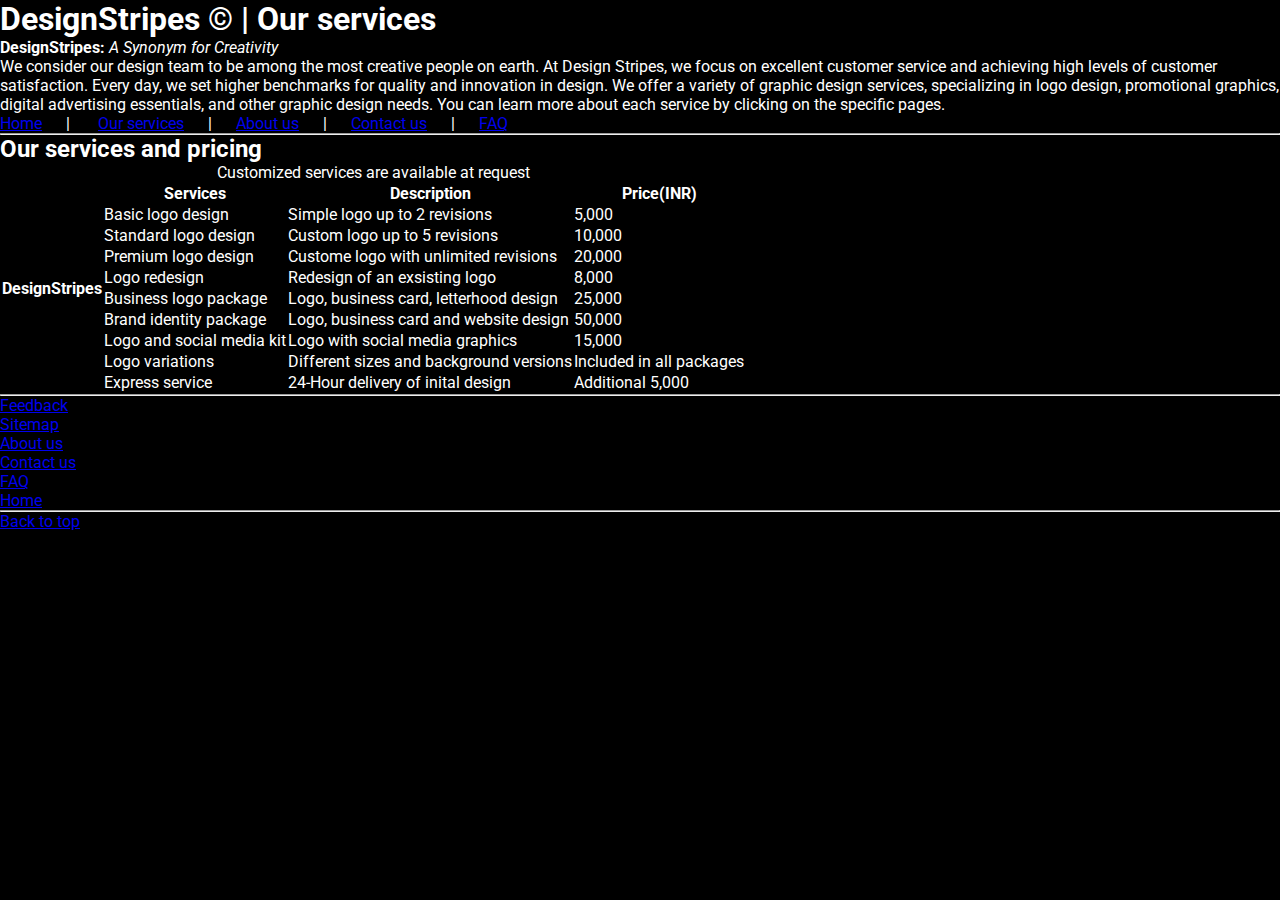
<file: services.html>
<!DOCTYPE html>
<html lang="en">
  <head>
    <title>DesignStripes: Our services</title>
    <meta charset="UTF-8" />
    <meta name="author" content="DesignStripes" />
    <meta name="description" content="DesignStripes services and pricing." />
    <!-- FAVICON LINKS -->
    <link
      rel="icon"
      type="image/png"
      href="/Favicons/favicon-96x96.png"
      sizes="96x96"
    />
    <link rel="icon" type="image/svg+xml" href="/Favicons/favicon.svg" />
    <link rel="shortcut icon" href="/Favicons/favicon.ico" />
    <link
      rel="apple-touch-icon"
      sizes="180x180"
      href="/Favicons/apple-touch-icon.png"
    />
    <meta name="apple-mobile-web-app-title" content="DesignStripes" />
    <link rel="manifest" href="/Favicons/site.webmanifest" />
    <!-- STYLESHEET -->
    <link rel="stylesheet" href="css/main.css" />
  </head>
  <body>
    <header>
      <h1>DesignStripes &copy; | Our services</h1>
      <p><strong>DesignStripes:</strong> <em>A Synonym for Creativity</em></p>
      <p>
        We consider our design team to be among the most creative people on
        earth. At Design Stripes, we focus on excellent customer service and
        achieving high levels of customer satisfaction. Every day, we set higher
        benchmarks for quality and innovation in design. We offer a variety of
        graphic design services, specializing in logo design, promotional
        graphics, digital advertising essentials, and other graphic design
        needs. You can learn more about each service by clicking on the specific
        pages.
      </p>
      <div>
        <a href="index.html">Home</a>&nbsp;&nbsp;&nbsp;&nbsp;&nbsp; |
        &nbsp;&nbsp;&nbsp;&nbsp;&nbsp;
        <a href="services.html">Our services</a>
        &nbsp;&nbsp;&nbsp;&nbsp;&nbsp;|&nbsp;&nbsp;&nbsp;&nbsp;&nbsp;
        <a href="about.html">About us</a>&nbsp;&nbsp;&nbsp;&nbsp;&nbsp;
        |&nbsp;&nbsp;&nbsp;&nbsp;&nbsp;
        <a href="contact.html">Contact us</a>&nbsp;&nbsp;&nbsp;&nbsp;&nbsp;
        |&nbsp;&nbsp;&nbsp;&nbsp;&nbsp; <a href="faq.html">FAQ</a>
      </div>
      <hr />
    </header>
    <main>
      <h2>Our services and pricing</h2>
      <table>
        <caption>
          Customized services are available at request
        </caption>
        <thead>
          <tr>
            <th rowspan="10">DesignStripes</th>
            <th scope="col">Services</th>
            <th scope="col">Description</th>
            <th scope="col">Price(INR)</th>
          </tr>
          <tr>
            <td>Basic logo design</td>
            <td>Simple logo up to 2 revisions</td>
            <td>5,000</td>
          </tr>
          <tr>
            <td>Standard logo design</td>
            <td>Custom logo up to 5 revisions</td>
            <td>10,000</td>
          </tr>
          <tr>
            <td>Premium logo design</td>
            <td>Custome logo with unlimited revisions</td>
            <td>20,000</td>
          </tr>
          <tr>
            <td>Logo redesign</td>
            <td>Redesign of an exsisting logo</td>
            <td>8,000</td>
          </tr>
          <tr>
            <td>Business logo package</td>
            <td>Logo, business card, letterhood design</td>
            <td>25,000</td>
          </tr>
          <tr>
            <td>Brand identity package</td>
            <td>Logo, business card and website design</td>
            <td>50,000</td>
          </tr>
          <tr>
            <td>Logo and social media kit</td>
            <td>Logo with social media graphics</td>
            <td>15,000</td>
          </tr>
          <tr>
            <td>Logo variations</td>
            <td>Different sizes and background versions</td>
            <td>Included in all packages</td>
          </tr>
          <tr>
            <td>Express service</td>
            <td>24-Hour delivery of inital design</td>
            <td>Additional 5,000</td>
          </tr>
        </thead>
      </table>
    </main>
    <footer>
      <hr />
      <a href="feedback.html" target="_blank">Feedback</a> <br />
      <a href="sitemap.html">Sitemap</a><br />
      <a href="about.html">About us</a><br />
      <a href="contact.html">Contact us</a><br />

      <a href="faq.html">FAQ</a><br />
      <a href="index.html">Home</a><br />

      <hr />
      <a href="#">Back to top</a>
    </footer>
  </body>
</html>
</file>
<file: css/about.css>
html {
  background-color: #ede6d1;
  font-family: Roboto, Oxygen, Ubuntu, Cantarell, "Open Sans", "Helvetica Neue",
    sans-serif;
}
.heading1 {
  margin: 0%;
}
header {
  text-align: center;
  font-size: 1.5rem;
  background-color: pink;
  color: #552fed;
}
.navBar {
  background-color: #b5c9c3;

  font-size: 2.6vw;
  font-family: Roboto, Oxygen, Ubuntu, Cantarell, "Open Sans", "Helvetica Neue",
    sans-serif;
  font-weight: 525;
  width: 70vw;
  margin: auto;

  text-align: center;
  padding-top: 1%;
  padding-bottom: 1%;
}
a {
  text-decoration: none;
  color: #5b7553;
}
a:visited {
  color: #5b7553;
}
.left {
  float: left;
  width: 50%;
  height: 50rem;
  background-color: #552fed;
}
.right {
  float: right;
  width: 50%;
  height: 50rem;
  background-color: #ffc0cb;
}
.heading2 {
  text-align: center;
  color: white;
  font-weight: 800;
  font-size: 3vw;
}
footer {
  text-align: center;
  font-size: 2.5vw;
  background-color: #552fed;
  color: pink;
}
p {
  text-align: justify;
  font-size: 2.5vw;
  margin-left: 2vw;
  margin-right: 2vw;
}
.footBar {
  padding-top: 1px;
  padding-bottom: 1px;
  background-color: #b5c9c3;
  font-size: 2.6vw;
  font-family: Roboto, Oxygen, Ubuntu, Cantarell, "Open Sans", "Helvetica Neue",
    sans-serif;
  font-weight: 525;
  color: #5b7553;
  width: 100%;
  margin: auto;

  text-align: center;
}
.border {
  border: 0.12em dashed;
  border-radius: 20em;
  padding: 0.3rem 1.3em 0.3rem 1.3em;
}

.test {
}
</file>
<file: css/main.css>
@import url("https://fonts.googleapis.com/css2?family=Roboto&display=swap");
/* || CSS RESET */
*,
*::after,
*::before {
  box-sizing: border-box;
  /* outline: 1px solid blue; */
  /* background-color: hsla(0, 100%, 50%, 0.1); */
}
* {
  margin: 0;
  padding: 0;
}
img {
  display: block;
}
button {
  font: inherit;
}

/* VARIABLES */
:root {
  /* COLORS */
  --ANCHOR-TEXT-COLOR: #e5e5e5;
  --ASIDE-BG-COLOR: #e5e5e5;
  --BG-COLOR: #000000;
  --BUTTON-BG-COLOR: #fca311;
  --BUTTON-SHADOW-COLOR: rgb(194, 194, 194);
  --BUTTON-TEXT-COLOR: #000000;
  --LINK-COLOR: #99b2dd;
  --SECTION-BG-COLOR: #14213d;
  --TEXT-COLOR: #ffffff;
  --TITLE-COLOR: #fca311;

  /* STYLES */
  --BUTTON-BORDER: 3px solid var(--BUTTON-BG-COLOR);
  --BUTTON-PADDING: 0.5rem;
  --BUTTON-SHADOW: 0 0 10px 1px var(--BUTTON-SHADOW-COLOR);
  --FF: "Roboto", sans-serif;
}

/* || UTILITY CLASSES */
.text-large {
  font-size: 1.3rem;
}
.line-30 {
  line-height: 30px;
}
.text-justify {
  text-align: justify;
}
.nowrap {
  white-space: nowrap;
}
.btn {
  background-color: var(--BUTTON-BG-COLOR);
  border-radius: 100px;
  border: var(--BUTTON-BORDER);
  color: var(--BUTTON-TEXT-COLOR);
  cursor: pointer;
  outline: transparent;
  padding: var(--BUTTON-PADDING);
}
.btn:hover {
  background-color: transparent;
  border: var(--BUTTON-BORDER);
  color: var(--TEXT-COLOR);
  transition: all 0.3s;
}
.link {
  color: var(--LINK-COLOR);
  font-size: 1.1rem;
  text-decoration: none;
}
.link:hover {
  filter: brightness(70%);
  text-decoration: underline;
}

.toc__anchor {
  color: var(--ANCHOR-TEXT-COLOR);
  /* font-size: 1.3rem; */
  text-decoration: none;
}
.toc__anchor:hover {
  text-decoration: underline;
}

/* || GENERAL STYLES */
html {
  scroll-behavior: smooth;
}
body {
  background-color: var(--BG-COLOR);
  color: var(--TEXT-COLOR);
  font-family: var(--FF);
  font-size: 1rem;
}

/* HEADER SECTION STYLES*/
.header {
  padding-top: 12rem;
}
.header__topBar {
  background-color: var(--BG-COLOR);
  border-bottom: var(--BUTTON-BORDER);
  display: grid;
  grid-template-columns: repeat(2, 1fr);
  grid-template-rows: 1fr;
  padding: 0rem 1rem 0.5rem;
  position: fixed;
  top: 0;
  width: 100%;
  z-index: 1;
}
.header_slogan {
  grid-area: 2/1/3/2;
}
.btnContainer {
  column-gap: 10px;
  display: grid;
  grid-area: 1/2/3/3;
  grid-template-columns: repeat(4, 1fr);
  place-items: center stretch;
  position: relative;
}
.btnContainer__title {
  left: -1000000px;
  position: absolute;
}
.btn--stretch {
  justify-self: stretch;
  width: 100%;
}
.header__description {
  font-size: 2rem;
  margin: 1rem 2rem;
  text-align: justify;
  text-indent: 100px;
}
/* TABLE OF CONTENTS STYLES*/
.toc__list {
  line-height: 30px;
  list-style-position: inside;
  margin: 2rem;
}
.toc__list li::marker {
  font-size: 1.3rem;
}
.toc {
  background-color: var(--SECTION-BG-COLOR);
  padding: 1rem 2rem;
}

/* HOMEPAGE ARTICLE STYLES */
.homepageArticle {
  margin: 1rem;
  padding: 1rem;
  position: relative;
}
.homepageArticle__title {
  left: -1000000px;
  position: absolute;
}
.section {
  background-color: var(--SECTION-BG-COLOR);
  margin: 1rem 0;
  padding: 1rem;
}
.section__title {
  font-size: 2rem;
  margin-bottom: 1rem;
  padding: 0rem 1rem;
}
.section__para {
  font-size: 1.2rem;
  letter-spacing: 1.5px;
  line-height: 30px;
  padding: 0.5rem 1rem;
  text-align: justify;
}
.section__figure {
  float: left;
  margin-right: 1.5rem;
  padding: 1rem;
  width: fit-content;
}
.section__img {
  height: 250px;
  width: 250px;
}
.section__list {
  font-size: 1.2rem;
  line-height: 30px;
  list-style-position: inside;
  padding: 0.5rem 1rem 0.5rem;
  text-align: justify;
}
.section__list li {
  margin: 1rem 0rem;
}
.subSection__title {
  font-size: 1.3rem;
  margin-bottom: 1rem;
  padding: 0rem 1rem;
}
.section__list--lineHeight {
  font-size: 1.2rem;
  line-height: 30px;
  list-style-position: inside;
  padding: 0.5rem 1rem 0.5rem;
  text-align: justify;
}

/* FOOTER SECTION STYLES */
.footer {
  background-color: black;
  min-height: 32px;
  display: flex;
  position: sticky;
  bottom: 0;
  justify-content: center;
  align-content: center;
  flex-flow: row wrap;
}
.footer__nav {
  display: flex;
  place-content: center;
  place-items: center;
  column-gap: 30px;
  flex-flow: row wrap;
}
.footer__img {
  position: fixed;
  bottom: 10px;
  right: 20px;
  height: 50px;
  width: 50px;
  opacity: 0.3;
  transition-property: opacity, transform;
  transition-duration: 0.5s, 2s;
}
.footer__img:hover {
  opacity: 1;
  transform: translateY(-10px);
}
</file>
<file: css/contact.css>
@import url("https://fonts.googleapis.com/css2?family=Roboto&display=swap");
/* || CSS RESET */
*,
*::after,
*::before {
  box-sizing: border-box;
  /* outline: 1px solid blue; */
  /* background-color: hsla(0, 100%, 50%, 0.1); */
}
* {
  margin: 0;
  padding: 0;
}
img {
  display: block;
}
button {
  font: inherit;
}
button:active {
  animation: blurButton 0.5s;
}
@keyframes blurButton {
  50% {
    filter: blur(1px);
    transform: scale(1.05);
  }
  100% {
    filter: blur(0px);
  }
}
/* VARIABLES */
:root {
  /* COLORS */
  --ANCHOR-TEXT-COLOR: #e5e5e5;
  --ASIDE-BG-COLOR: #e5e5e5;
  --BG-COLOR: #000000;
  --BUTTON-BG-COLOR: #fca311;
  --BUTTON-SHADOW-COLOR: rgb(194, 194, 194);
  --BUTTON-TEXT-COLOR: #000000;
  --LINK-COLOR: #99b2dd;
  --PLACEHOLDER-COLOR: hsl(0, 0%, 80%);
  --SECTION-BG-COLOR: #14213d;
  --TEXT-COLOR: #ffffff;
  --TITLE-COLOR: #fca311;

  /* STYLES */
  --BUTTON-BORDER: 3px solid var(--BUTTON-BG-COLOR);
  --BUTTON-PADDING: 0.5rem;
  --BUTTON-SHADOW: 0 0 10px 1px var(--BUTTON-SHADOW-COLOR);
  --FF: "Roboto", sans-serif;
}
/* || GENERAL STYLES */
body {
  background-color: var(--BG-COLOR);
  color: white;
  font-family: "Roboto", sans-serif;
  font-size: 1rem;
}
.contactHeader {
  column-gap: 500px;
  display: flex;
  flex-flow: row wrap;
  justify-content: center;
}
.mainContainer {
  align-items: center;
  display: flex;
  flex-flow: column nowrap;
}
.contactArticle {
  align-items: center;
  display: flex;
  flex-flow: column nowrap;
  min-height: 100vh;
  row-gap: 10px;
  width: 100%;
  background-image: linear-gradient(
    to bottom,
    black 70vh,
    var(--SECTION-BG-COLOR)
  );
}
/* TOP HEADER NAVIGATION BAR STYLES */
.contactHeader__title {
  font-size: 2rem;
  margin-top: 1rem;
  padding: 0.5rem;
}
.contactHeader__title--link {
  color: var(--TEXT-COLOR);
  text-decoration: none;
}
.contactHeader__title--link:hover {
  text-decoration: underline;
}
.contactHeader__nav {
  align-items: center;
  column-gap: 50px;
  display: flex;
  flex-flow: row wrap;
  row-gap: 10px;
}
.contactHeader__button {
  background-color: var(--BUTTON-BG-COLOR);
  border-radius: 5px;
  border: var(--BUTTON-BORDER);
  cursor: pointer;
  font-weight: bold;
  padding: 0.5rem;
  transition: all 0.3s;
  width: 150px;
}
.contactHeader__button:hover {
  background-color: transparent;
  color: white;
}

/* CONTACT ARTICLE STYLING */
.contactArticle__title {
  border-bottom: 5px solid var(--BUTTON-BG-COLOR);
  margin-top: 7rem;
  padding: 0.3rem;
  text-align: center;
  text-transform: uppercase;
  width: 200px;
}
.contactArticle__para {
  color: var(--TEXT-COLOR);
  font-size: 3rem;
  font-weight: bold;
  max-width: 600px;
  text-align: center;
}
.contactArticle__smallPara {
  font-size: 1rem;
  text-align: center;
  width: 70vw;
}
/* CARD SECTION STYLING */
.cardContainer {
  column-gap: 50px;
  display: flex;
  flex-flow: row wrap;
  justify-content: center;
  margin: 5rem 0rem;
  row-gap: 20px;
}
.card {
  align-items: center;
  aspect-ratio: 1/1.35;
  background-color: hsl(0, 0%, 15%);
  background-color: white;
  border-radius: 10px;
  color: black;
  display: flex;
  flex-flow: column nowrap;
  justify-content: space-evenly;
  transition: box-shadow 0.2s;
  width: 300px;
}
.card:hover {
  box-shadow: -15px 15px 0px 0px var(--BUTTON-BG-COLOR);
}
.card__title,
.card__para {
  align-self: start;
  padding-left: 10px;
}
.card__button {
  background-color: var(--BUTTON-BG-COLOR);
  border-radius: 5px;
  border: var(--BUTTON-BORDER);
  cursor: pointer;
  min-width: 280px;
  padding: 0.5rem;
  transition: all 0.3s;
}
.card__button:hover {
  background-color: transparent;
  font-weight: bold;
}
/* SUBSCRIBE NEWSLETTER ARTICLE STYLES */
.subscribeArticle {
  align-content: center;
  align-items: center;
  background-color: var(--SECTION-BG-COLOR);
  column-gap: 100px;
  display: flex;
  flex-flow: row wrap;
  font-family: "Roboto", sans-serif;
  justify-content: center;
  min-height: 150px;
  padding: 1rem;
  width: 100%;
}
.subscribeArticle__title {
  color: var(--TEXT-COLOR);
  font-size: 3rem;
  padding: 1rem;
}
.subscribeArticle__form {
  column-gap: 10px;
  display: flex;
  flex-flow: row wrap;
  justify-items: stretch;
  padding: 1rem;
  position: relative;
  row-gap: 5px;
}
.subscribeArticle__label {
  left: -11111000px;
  position: absolute;
}
.subscribeArticle__input {
  background-color: transparent;
  border-radius: 10px;
  border: var(--BUTTON-BORDER);
  color: var(--TEXT-COLOR);
  font-size: 1rem;
  min-height: 50px;
  min-width: 280px;
  outline: transparent;
  padding-left: 1rem;
}
.subscribeArticle__input::placeholder {
  color: var(--PLACEHOLDER-COLOR);
}
.subscribeArticle__button {
  background-color: var(--BUTTON-BG-COLOR);
  border-radius: 10px;
  border: none;
  cursor: pointer;
  min-height: 50px;
  min-width: 100px;
  outline: transparent;
  transition-duration: 0.3s;
  transition-property: all;
}
.subscribeArticle__button:hover {
  background-color: transparent;
  border-radius: 10px;
  border: var(--BUTTON-BORDER);
  color: var(--TEXT-COLOR);
}
</file>
<file: css/faq.css>
@import url("https://fonts.googleapis.com/css2?family=Roboto&display=swap");
/* CSS RESET */
*,
*::after,
*::before {
  box-sizing: border-box;
  /* outline: 1px solid lime; */
  /* background-color: hsla(0, 100%, 50%, 0.01); */
}
* {
  margin: 0;
  padding: 0;
}
img {
  display: block;
}
button {
  font: inherit;
  cursor: pointer;
}
button:active {
  animation: blurButton 0.5s;
}
@keyframes blurButton {
  50% {
    filter: blur(1px);
    transform: scale(1.05);
  }
  100% {
    filter: blur(0px);
  }
}
button:hover {
  background-color: transparent;
  color: var(--TEXT-COLOR);
  transition: all 0.3s;
}
/*VARIABLES*/
:root {
  /*Colors*/
  --ANCHOR-TEXT-COLOR: #e5e5e5;
  --ASIDE-BG-COLOR: #e5e5e5;
  --BG-COLOR: #000000;
  --BUTTON-BG-COLOR: #fca311;
  --BUTTON-SHADOW-COLOR: rgb(194, 194, 194);
  --BUTTON-TEXT-COLOR: #000000;
  --LINK-COLOR: #99b2dd;
  --PLACEHOLDER-COLOR: hsl(0, 0%, 80%);
  --SECTION-BG-COLOR: #14213d;
  --TEXT-COLOR: #ffffff;
  --TITLE-COLOR: #fca311;
  --SUMMARY-HOVER-BG-COLOR: hsl(0, 2%, 48%);
  --SUMMARY-BG-COLOR: rgb(47, 45, 45);
}

/*GENERAL STYLES*/
body {
  font-family: "Roboto", sans-serif;
}
/* HEADER SECTION STYLES */
.faqHeader {
  align-items: center;
  background-color: var(--BG-COLOR);
  color: var(--TEXT-COLOR);
  display: grid;
  grid-template-columns: repeat(7, 1fr);
  grid-template-rows: repeat(4, auto);
  padding-bottom: 2rem;
  place-content: center;
  row-gap: 20px;
  grid-template-areas:
    "n n n n n n n"
    ". t t t t t ."
    ". p p p p p ."
    ". s s s s s .";
}
.faqHeader__nav {
  grid-area: n;
}
.faqHeader__title {
  grid-area: t;
}
.faqHeader__para {
  grid-area: p;
}
.faqHeader__search {
  grid-area: s;
}
.faqHeader__title {
  text-align: center;
  font-size: 3rem;
}
.faqHeader__para {
  text-align: center;
  padding-inline: 2rem;
}
/* TOP NAV BAR STYLES */
.faqHeader__nav {
  align-items: center;
  background-color: var(--BG-COLOR);
  column-gap: 500px;
  display: flex;
  flex-flow: row wrap;
  justify-content: center;
}
.faqHeader__navTitle {
  margin-top: 1rem;
  padding: 0.5rem;
}
.faqHeader__navTitle a {
  color: var(--TEXT-COLOR);
  font-size: 2rem;
  font-weight: 700;
  text-decoration: none;
}
.faqHeader__navTitle a:hover {
  text-decoration: underline;
}

.nav__buttons {
  display: flex;
  flex-flow: row wrap;
  column-gap: 50px;
  row-gap: 10px;
  align-items: center;
}
.faqHeader__button {
  font-weight: 700;
  padding: 0.5rem;
  width: 150px;
  outline: transparent;
  border-radius: 5px;
  border: 2px solid var(--BUTTON-BG-COLOR);
  background-color: var(--BUTTON-BG-COLOR);
}
.faqHeader__search {
  background-color: transparent;
  border-radius: 50px;
  border: 2px solid white;
  color: var(--TEXT-COLOR);
  font: inherit;
  height: 50px;
  outline: none;
  padding-left: 1rem;
  text-align: center;
}
.faqHeader__search:focus {
  color: var(--TEXT-COLOR);
  border-color: var(--BUTTON-BG-COLOR);
}
.faqHeader__search::placeholder {
  text-align: center;
}
input::-webkit-search-cancel-button {
  cursor: pointer;
}
/* MAIN SECTION STYLES */
.faqMain {
  background-image: linear-gradient(
    to top,
    var(--SECTION-BG-COLOR),
    var(--BG-COLOR)
  );
  color: var(--TEXT-COLOR);
  column-gap: 10px;
  display: grid;
  font-size: 1.4rem;
  grid-template-areas: ". aside article .";
  grid-template-columns: 100px auto 1fr 100px;
  padding-bottom: 2rem;
}
.faqAside {
  background-color: rgb(47, 45, 45, 0.5);
  background-image: linear-gradient(
    to top,
    var(--SECTION-BG-COLOR),
    rgb(47, 45, 45, 0.5)
  );
  border-radius: 7px;
  grid-area: aside;
  padding-inline: 1rem;
}
.faqArticle {
  grid-area: article;
  padding-inline: 1rem;
}
.faqAside__ul {
  list-style-type: none;
  line-height: 40px;
}
.faqAside__ul a {
  color: var(--TEXT-COLOR);
  text-decoration: none;
}
.faqAside__ul a:hover {
  color: var(--BUTTON-BG-COLOR);
  text-decoration: underline;
}
.faqArticle__details {
  border-bottom: 4px solid var(--BUTTON-BG-COLOR);
  margin-top: 1rem;
}
.faqArticle__details:first-child {
  margin-top: 0rem;
}
.faqArticle__summary {
  background-color: var(--SUMMARY-BG-COLOR);
  border-radius: 7px;
  cursor: pointer;
  min-height: 70px;
  padding: 0.5rem;
}
.faqArticle__summary:hover {
  background-color: var(--SUMMARY-HOVER-BG-COLOR);
}
.faqArticle__summary {
  list-style-type: none;
  display: flex;
  align-items: center;
  justify-content: space-between;
}
.faqArticle__summary::before {
  content: "+";
  font-size: 2rem;
  order: 2;
  margin-right: 1rem;
}
.faqArticle__details[open] summary::before {
  content: "-";
  font-size: 3rem;
}
.faqArticle__para {
  padding: 1rem;
  text-align: justify;
}
/* FOOTER SECTION STYLES */
.faqFooter__label {
  left: -100000px;
  position: absolute;
}
.faqFooter {
  background-color: var(--SECTION-BG-COLOR);
  color: var(--TEXT-COLOR);
  display: grid;
  gap: 10px;
  grid-template-columns: repeat(6, 1fr);
  grid-template-rows: repeat(6, 1fr);
  padding: 10px 100px;
  position: relative;
  grid-template-areas:
    "t t t t . ."
    "p p q q q q"
    "p p d d d d"
    "p p d d d d"
    "p p . e e e"
    "p p . . s s";
}
.faqFooter__title {
  grid-area: t;
}
.faqFooter__para {
  grid-area: p;
}
.faqFooter__query {
  grid-area: q;
}
.faqFooter__description {
  grid-area: d;
}
.faqFooter__email {
  grid-area: e;
}
.faqFooter__submit {
  grid-area: s;
}
.faqFooter__title,
.faqFooter__para,
.faqFooter__query,
.faqFooter__description,
.faqFooter__email,
.faqFooter__submit {
  background-color: transparent;
  border-radius: 5px;
  border: 2px solid white;
  color: var(--TEXT-COLOR);
  outline: none;
  padding: 0.3rem;
  font-family: inherit;
}
.faqFooter input,
.faqFooter textarea {
  font: inherit;
}
.faqFooter :is(input::placeholder, textarea::placeholder) {
  color: var(--PLACEHOLDER-COLOR);
}
.faqFooter :is(input:focus, textarea:focus) {
  border: 3px solid var(--BUTTON-BG-COLOR);
}
.faqFooter__submit {
  background-color: var(--BUTTON-BG-COLOR);
  border-color: var(--BUTTON-BG-COLOR);
  color: black;
  cursor: pointer;
}
</file>
